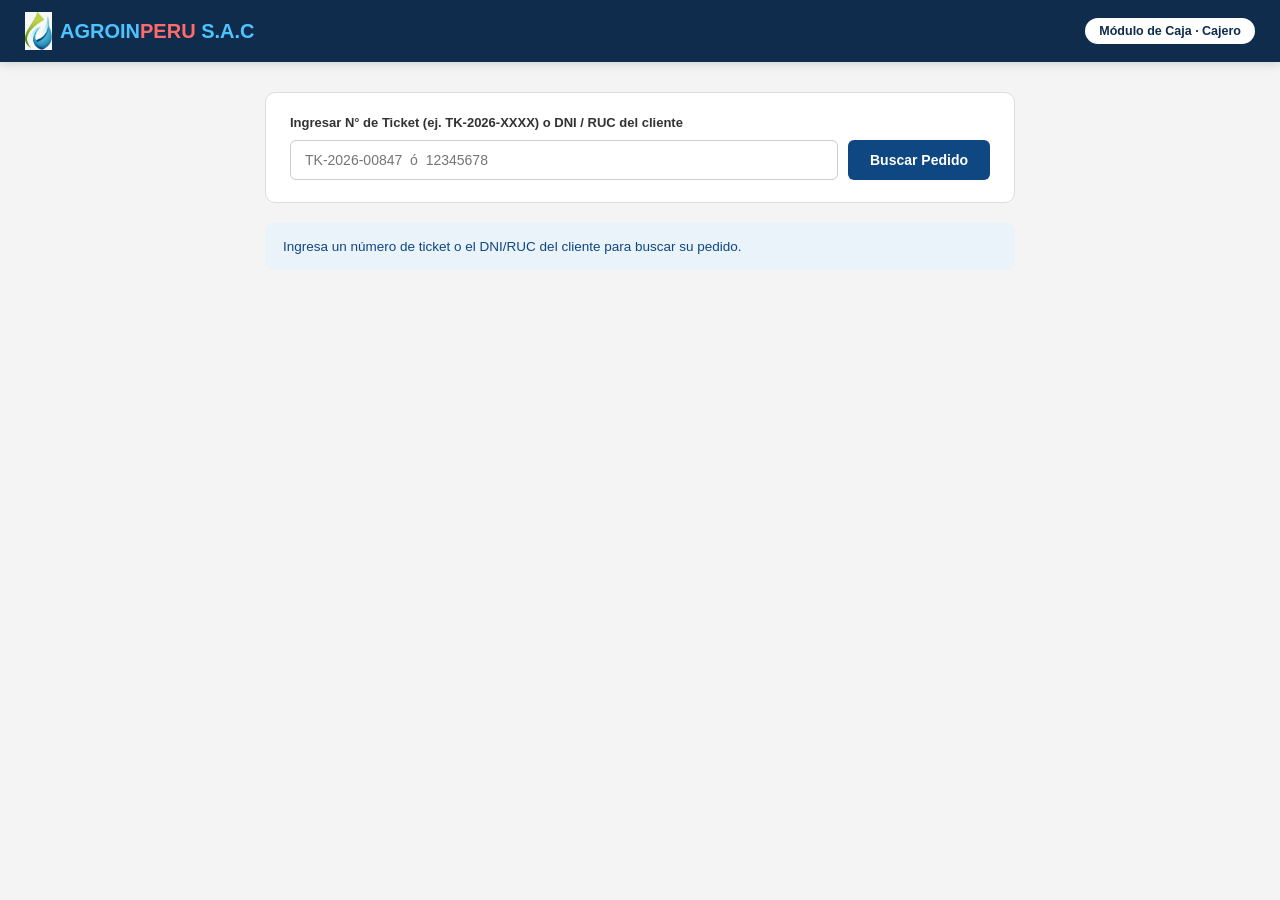
<file: caja.html>
<!DOCTYPE html>
<html lang="es">
<head>
    <meta charset="UTF-8">
    <meta name="viewport" content="width=device-width, initial-scale=1.0">
    <title>AGROINPERU - Módulo de Caja</title>
    <link rel="stylesheet" href="css/header.css">
    <link rel="stylesheet" href="css/caja.css">
</head>
<body>

    <!-- CABECERA DE STAFF — reutiliza el logo/marca, pero sin buscador de
         productos ni carrito: este módulo es para el Cajero, no el cliente -->
    <header class="navbar-caja">
        <div class="logo-container">
            <img src="img/logoagroperu.jpg" alt="Agroinperu" class="logo-drop">
            <span class="logo-text">
                <span class="text-blue">AGROIN</span><span class="text-red">PERU</span> <span class="text-blue">S.A.C</span>
            </span>
        </div>
        <span class="caja-role-badge">Módulo de Caja · Cajero</span>
    </header>

    <main class="caja-container">

        <!-- PANEL DE BÚSQUEDA (RF22) -->
        <section class="caja-search-panel">
            <label for="input-busqueda">Ingresar N° de Ticket (ej. TK-2026-XXXX) o DNI / RUC del cliente</label>
            <div class="caja-search-row">
                <input type="text" id="input-busqueda" placeholder="TK-2026-00847  ó  12345678" autocomplete="off">
                <button id="btn-buscar" class="btn-caja-primary">Buscar Pedido</button>
            </div>
        </section>

        <!-- Si el DNI/RUC coincide con varios pedidos, se listan para elegir -->
        <div id="resultados-multiples" class="resultados-multiples" style="display:none;"></div>

        <!-- Estado inicial -->
        <div id="estado-inicial" class="caja-mensaje caja-mensaje-neutro">
            Ingresa un número de ticket o el DNI/RUC del cliente para buscar su pedido.
        </div>

        <!-- Sin resultados -->
        <div id="ticket-no-encontrado" class="caja-mensaje caja-mensaje-alerta" style="display:none;">
            ⚠️ No se encontró ningún pedido con ese dato. Verifica el número de ticket o documento.
        </div>

        <!-- Tarjeta del pedido encontrado (se arma dinámicamente en caja.js) -->
        <div id="ticket-resultado" class="ticket-card-caja" style="display:none;"></div>

    </main>

    <!-- VOUCHER DE CONFIRMACIÓN DE COBRO -->
    <div id="voucher-overlay" class="voucher-overlay">
        <div class="voucher-box">
            <div class="voucher-check">✔</div>
            <h3>¡Pago completado con éxito!</h3>

            <div class="voucher-row"><span>N° de Ticket</span><strong id="v-id">—</strong></div>
            <div class="voucher-row voucher-row-total"><span>Total Pagado</span><strong id="v-total">S/ 0.00</strong></div>
            <div class="voucher-row"><span>Método</span><strong id="v-metodo">—</strong></div>
            <div class="voucher-row" id="v-fila-recibido"><span>Recibido</span><strong id="v-recibido">S/ 0.00</strong></div>
            <div class="voucher-row" id="v-fila-vuelto"><span>Vuelto</span><strong id="v-vuelto">S/ 0.00</strong></div>
            <div class="voucher-row" id="v-fila-operacion"><span>N° Operación</span><strong id="v-operacion">—</strong></div>

            <button id="btn-nuevo-cobro" class="btn-caja-primary btn-voucher-cerrar">Realizar nuevo cobro</button>
        </div>
    </div>

    <script src="js/caja.js"></script>
</body>
</html>
</file>
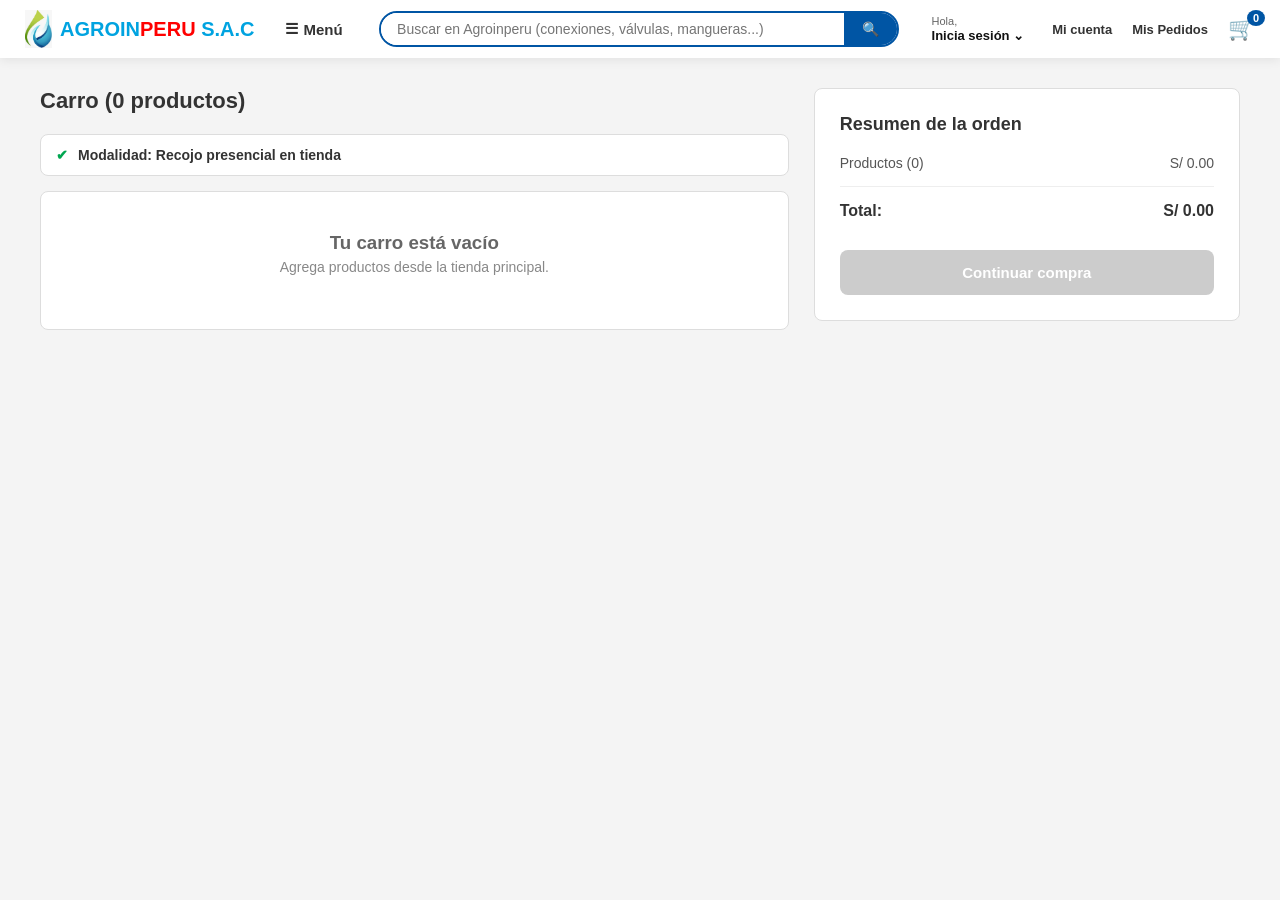
<file: carrito.html>
<!DOCTYPE html>
<html lang="es">
<head>
    <meta charset="UTF-8">
    <meta name="viewport" content="width=device-width, initial-scale=1.0">
    <title>AGROINPERU - Carro de Compras</title>
    <link rel="stylesheet" href="css/header.css">
    <link rel="stylesheet" href="css/carrito.css">
    <!-- header.css trae la MISMA cabecera que index.html y producto.html -->
</head>
<body>

    <!-- CABECERA — idéntica a index.html y producto.html -->
    <header class="navbar-tottus">
        <div class="header-left">
            <a href="index.html" class="logo-container">
                <img src="img/logoagroperu.jpg" alt="Agroinperu" class="logo-drop">
                <span class="logo-text">
                    <span class="text-blue">AGROIN</span><span class="text-red">PERU</span> <span class="text-blue">S.A.C</span>
                </span>
            </a>
            <button class="btn-menu-tottus" id="btn-main-menu">
                <span>☰</span> Menú
            </button>
        </div>

        <div class="header-search">
            <input type="text" placeholder="Buscar en Agroinperu (conexiones, válvulas, mangueras...)" id="header-search-input">
            <button type="button" class="btn-search" id="btn-header-search">🔍</button>
        </div>

        <div class="header-right">
            <div class="user-session-container">
                <div id="user-trigger" class="user-trigger">
                    <div class="user-text-box">
                        <span class="user-greeting-label">Hola,</span>
                        <span class="user-name-label" id="user-display-name">Inicia sesión ⌄</span>
                    </div>
                </div>

                <div id="user-dropdown-menu" class="user-dropdown-tottus">
                    <p id="dropdown-user-full">Cargando...</p>
                    <a href="#">Mi cuenta</a>
                    <a href="mis-pedidos.html">Mis Pedidos</a>
                    <button id="btn-logout-tottus" class="btn-logout-tottus">Cerrar Sesión</button>
                </div>
            </div>

            <a href="#" class="nav-extra-link">Mi cuenta</a>
            <a href="mis-pedidos.html" class="nav-extra-link">Mis Pedidos</a>

            <a href="#" class="cart-tottus">
                🛒 <span class="cart-badge" id="cart-counter">0</span>
            </a>
        </div>
    </header>

    <div id="menu-overlay" class="menu-overlay"></div>

    <div id="side-menu" class="side-menu">
        <div class="side-menu-header">
            <h2>Categorías</h2>
            <button id="btn-close-menu" class="btn-close-menu">✖</button>
        </div>

        <div class="side-menu-content">
            <label><input type="checkbox" checked> Conexiones HDPE</label>
            <label><input type="checkbox" checked> Válvulas y Portaválvulas</label>
            <label><input type="checkbox"> Aspersores</label>
            <label><input type="checkbox"> Mangueras</label>
        </div>
    </div>

    <!-- CONTENEDOR PRINCIPAL TIPO TOTTUS -->
    <main class="cart-container">
        
        <!-- COLUMNA IZQUIERDA (PRODUCTOS) -->
        <section class="cart-items-section">
            <h2>Carro (<span id="cart-title-qty">0</span> productos)</h2>
            <div class="pickup-badge">
                <span>✔</span> Modalidad: Recojo presencial en tienda
            </div>
            
            <div id="cart-list-container"></div>
        </section>

        <!-- COLUMNA DERECHA (RESUMEN DE PAGO) -->
        <section class="cart-summary-section">
            <h3>Resumen de la orden</h3>
            <div class="summary-row">
                <span>Productos (<span id="summary-qty">0</span>)</span>
                <span id="summary-subtotal">S/ 0.00</span>
            </div>
            <div class="summary-row summary-total">
                <span>Total:</span>
                <span id="summary-total">S/ 0.00</span>
            </div>
            <button class="btn-continue" id="btn-continue-checkout">Continuar compra</button>
        </section>

    </main>

    <script src="js/app.js"></script>
    <script>
        const cartListContainer = document.getElementById('cart-list-container');
        const summaryQty = document.getElementById('summary-qty');
        const cartTitleQty = document.getElementById('cart-title-qty');
        const summaryTotal = document.getElementById('summary-total');
        const summarySubtotal = document.getElementById('summary-subtotal');
        const btnContinue = document.getElementById('btn-continue-checkout');

        // DIBUJA LOS PRODUCTOS EN PANTALLA
        function renderizarCarritoPagina() {
            let carritoLocal = JSON.parse(localStorage.getItem('agro_carrito_obj')) || {};
            cartListContainer.innerHTML = '';
            
            let totalItems = 0;
            let totalPrice = 0;
            const entries = Object.entries(carritoLocal);

            if (entries.length === 0) {
                cartListContainer.innerHTML = `
                    <div style="background: white; padding: 40px; text-align: center; border-radius: 8px; border: 1px solid #ddd;">
                        <h3 style="color:#666; margin:0;">Tu carro está vacío</h3>
                        <p style="color:#888; font-size:14px; margin-top:5px;">Agrega productos desde la tienda principal.</p>
                    </div>`;
                btnContinue.disabled = true;
                btnContinue.style.background = '#ccc';
                btnContinue.style.cursor = 'not-allowed';
            } else {
                btnContinue.disabled = false;
                btnContinue.style.background = '#00c853';
                btnContinue.style.cursor = 'pointer';
                
                entries.forEach(([id, item]) => {
                    // Extrae las propiedades admitiendo español e inglés
                    let nombre = item.nombre || item.name || item.titulo || "Producto Agro";
                    let precio = parseFloat(item.precio || item.price || 0);
                    let cantidad = parseInt(item.cantidad || item.qty || 1);
                    let imagen = item.imagen || item.img || "img/logoagroperu.jpg";

                    totalItems += cantidad;
                    totalPrice += (precio * cantidad);

                    cartListContainer.innerHTML += `
                        <div class="cart-item">
                            <div class="cart-item-info">
                                <img src="${imagen}" alt="${nombre}" onerror="this.src='img/logoagroperu.jpg'"> 
                                <div class="cart-item-details">
                                    <span class="seller-tag">✔ Vendido por <strong>AGROINPERU</strong></span>
                                    <strong>${nombre}</strong>
                                </div>
                            </div>
                            
                            <div class="controls-wrapper">
                                <div class="item-price">S/ ${(precio * cantidad).toFixed(2)}</div>
                                
                                <div class="qty-controls">
                                    <button type="button" onclick="modificarCantidad('${id}', -1)">-</button>
                                    <span>${cantidad} UN</span>
                                    <button type="button" onclick="modificarCantidad('${id}', 1)">+</button>
                                </div>
                                
                                <button type="button" class="btn-delete" onclick="eliminarProducto('${id}')" title="Eliminar producto">🗑️</button>
                            </div>
                        </div>
                    `;
                });
            }

            // Actualiza montos y contadores
            cartTitleQty.textContent = totalItems;
            summaryQty.textContent = totalItems;
            summarySubtotal.textContent = `S/ ${totalPrice.toFixed(2)}`;
            summaryTotal.textContent = `S/ ${totalPrice.toFixed(2)}`;

            // El badge del header (🛒) lo actualiza app.js, así queda igual en toda la web
            if (typeof actualizarContadorCarrito === 'function') {
                actualizarContadorCarrito();
            }
        }

        // SUMA O RESTA CANTIDADES
        window.modificarCantidad = function(id, cambio) {
            let carritoLocal = JSON.parse(localStorage.getItem('agro_carrito_obj')) || {};
            if (carritoLocal[id]) {
                let cantidadActual = carritoLocal[id].cantidad !== undefined ? carritoLocal[id].cantidad : (carritoLocal[id].qty !== undefined ? carritoLocal[id].qty : 1);
                let nuevaCantidad = cantidadActual + cambio;

                if (nuevaCantidad <= 0) {
                    delete carritoLocal[id];
                } else {
                    if (carritoLocal[id].cantidad !== undefined) carritoLocal[id].cantidad = nuevaCantidad;
                    if (carritoLocal[id].qty !== undefined) carritoLocal[id].qty = nuevaCantidad;
                }

                localStorage.setItem('agro_carrito_obj', JSON.stringify(carritoLocal));
                renderizarCarritoPagina();
            }
        };

        // ELIMINA EL PRODUCTO COMPLETAMENTE
        window.eliminarProducto = function(id) {
            let carritoLocal = JSON.parse(localStorage.getItem('agro_carrito_obj')) || {};
            if (carritoLocal[id]) {
                delete carritoLocal[id];
                localStorage.setItem('agro_carrito_obj', JSON.stringify(carritoLocal));
                renderizarCarritoPagina();
            }
        };

        // CONTINUAR A LA ENTREGA / LOGIN
        btnContinue.addEventListener('click', () => {
            const usuarioLogueado = localStorage.getItem('usuario_agro');
            if (usuarioLogueado) {
                window.location.href = 'checkout.html'; 
            } else {
                alert("Para continuar con tu compra, necesitas iniciar sesión.");
                window.location.href = 'login.html';
            }
        });

        document.addEventListener('DOMContentLoaded', () => {
            renderizarCarritoPagina();
        });
    </script>
</body>
</html>
</file>
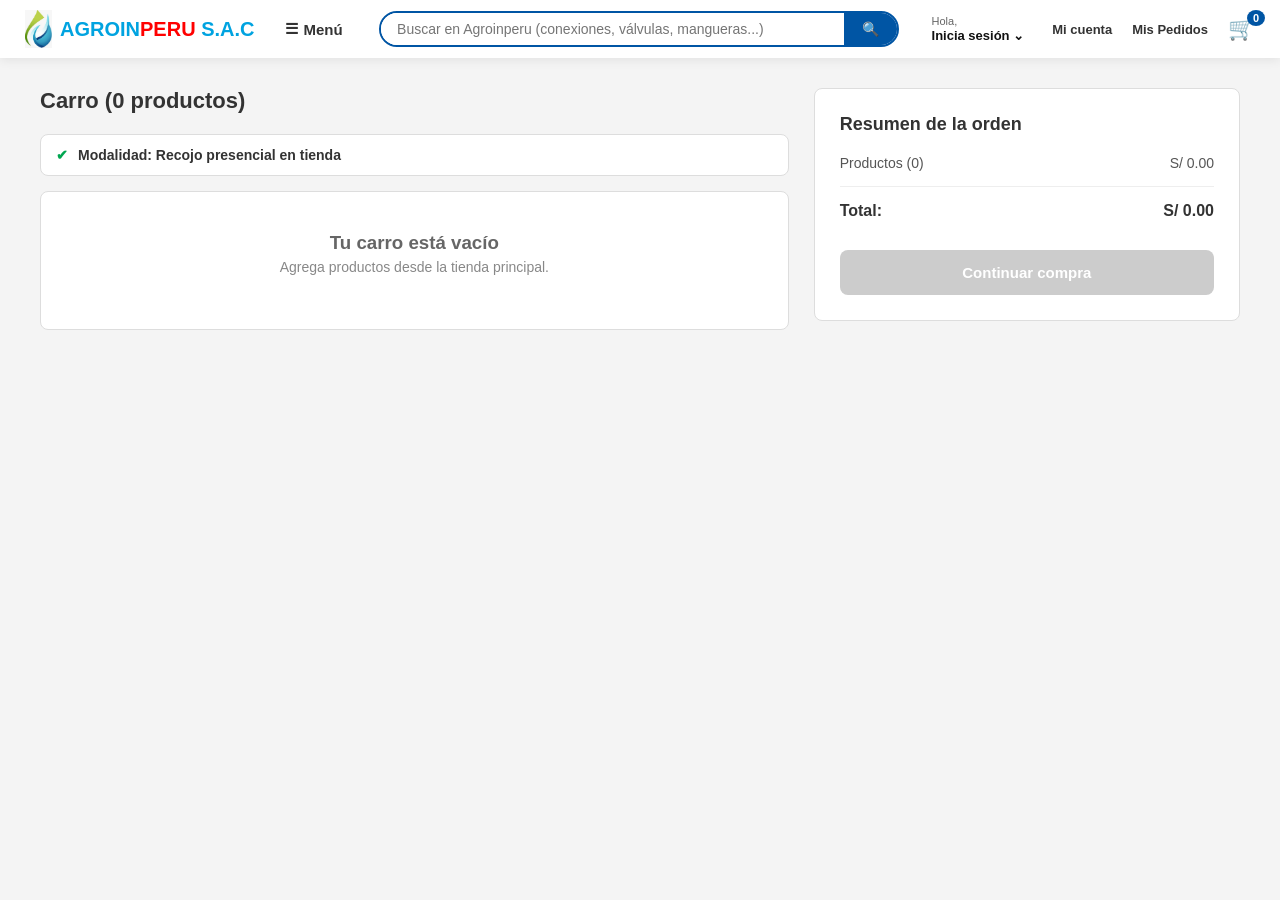
<file: checkout.html>
<!DOCTYPE html>
<html lang="es">
<head>
    <meta charset="UTF-8">
    <meta name="viewport" content="width=device-width, initial-scale=1.0">
    <title>AGROINPERU - Checkout</title>
    <link rel="stylesheet" href="css/header.css">
    <link rel="stylesheet" href="css/checkout.css">
</head>
<body>

    <!-- CABECERA — idéntica al resto del sitio -->
    <header class="navbar-tottus">
        <div class="header-left">
            <a href="index.html" class="logo-container">
                <img src="img/logoagroperu.jpg" alt="Agroinperu" class="logo-drop">
                <span class="logo-text">
                    <span class="text-blue">AGROIN</span><span class="text-red">PERU</span> <span class="text-blue">S.A.C</span>
                </span>
            </a>
            <button class="btn-menu-tottus" id="btn-main-menu">
                <span>☰</span> Menú
            </button>
        </div>

        <div class="header-search">
            <input type="text" placeholder="Buscar en Agroinperu (conexiones, válvulas, mangueras...)" id="header-search-input">
            <button type="button" class="btn-search" id="btn-header-search">🔍</button>
        </div>

        <div class="header-right">
            <div class="user-session-container">
                <div id="user-trigger" class="user-trigger">
                    <div class="user-text-box">
                        <span class="user-greeting-label">Hola,</span>
                        <span class="user-name-label" id="user-display-name">Inicia sesión ⌄</span>
                    </div>
                </div>
                <div id="user-dropdown-menu" class="user-dropdown-tottus">
                    <p id="dropdown-user-full">Cargando...</p>
                    <a href="#">Mi cuenta</a>
                    <a href="mis-pedidos.html">Mis Pedidos</a>
                    <button id="btn-logout-tottus" class="btn-logout-tottus">Cerrar Sesión</button>
                </div>
            </div>
            <a href="#" class="nav-extra-link">Mi cuenta</a>
            <a href="mis-pedidos.html" class="nav-extra-link">Mis Pedidos</a>
            <a href="carrito.html" class="cart-tottus">
                🛒 <span class="cart-badge" id="cart-counter">0</span>
            </a>
        </div>
    </header>

    <div id="menu-overlay" class="menu-overlay"></div>
    <div id="side-menu" class="side-menu">
        <div class="side-menu-header">
            <h2>Categorías</h2>
            <button id="btn-close-menu" class="btn-close-menu">✖</button>
        </div>
        <div class="side-menu-content">
            <label><input type="checkbox" checked> Conexiones HDPE</label>
            <label><input type="checkbox" checked> Válvulas y Portaválvulas</label>
            <label><input type="checkbox"> Aspersores</label>
            <label><input type="checkbox"> Mangueras</label>
        </div>
    </div>

    <!-- CONTENIDO DEL CHECKOUT -->
    <main class="checkout-container">

        <section class="checkout-form-section">
            <h2>Datos de facturación</h2>

            <div class="pickup-only-notice">
                🏪 <strong>Recojo y pago 100% presencial en tienda.</strong> No procesamos pagos en línea —
                estos datos son solo para emitir tu comprobante de pago.
            </div>

            <form id="form-checkout" novalidate>

                <!-- TIPO DE COMPROBANTE -->
                <div class="input-group">
                    <label>Tipo de comprobante</label>
                    <div class="comprobante-toggle">
                        <label class="comprobante-option">
                            <input type="radio" name="tipo-comprobante" value="boleta" id="opt-boleta" checked>
                            Boleta de Venta
                        </label>
                        <label class="comprobante-option">
                            <input type="radio" name="tipo-comprobante" value="factura" id="opt-factura">
                            Factura
                        </label>
                    </div>
                </div>

                <!-- CAMPO ÚNICO: cambia de etiqueta según Boleta/Factura -->
                <div class="input-group">
                    <label id="lbl-nombre-razon">Nombres y Apellidos completos</label>
                    <input type="text" id="chk-nombre-razon" placeholder="Ej. Juan Pérez Ramírez">
                    <span class="input-error" id="err-nombre-razon"></span>
                </div>

                <!-- SELECTOR ÚNICO: sus opciones cambian según Boleta/Factura -->
                <div class="input-row">
                    <div class="input-group">
                        <label>Tipo de documento</label>
                        <select id="chk-tipo-doc">
                            <option value="dni">DNI</option>
                            <option value="ce">Pasaporte / Carné de Extranjería</option>
                        </select>
                    </div>
                    <div class="input-group">
                        <label id="lbl-num-doc">N° de DNI</label>
                        <input type="text" id="chk-num-doc" placeholder="8 dígitos" maxlength="8" inputmode="numeric">
                        <span class="input-error" id="err-num-doc"></span>
                    </div>
                </div>

                <!-- CAMPOS COMUNES (sin dirección: todo es recojo presencial) -->
                <div class="input-row">
                    <div class="input-group">
                        <label>Correo electrónico</label>
                        <input type="email" id="chk-email" placeholder="correo@ejemplo.com">
                        <span class="campo-ayuda">El ticket y comprobante se vincularán automáticamente a este correo de tu cuenta.</span>
                        <span class="input-error" id="err-email"></span>
                    </div>
                    <div class="input-group">
                        <label>Teléfono de contacto</label>
                        <input type="tel" id="chk-telefono" placeholder="9XXXXXXXX" maxlength="9" inputmode="numeric">
                        <span class="input-error" id="err-telefono"></span>
                    </div>
                </div>

                <button type="submit" class="btn-confirm-order" id="btn-confirmar" disabled>Confirmar Compra</button>
            </form>
        </section>

        <section class="checkout-summary-section">
            <h3>Resumen del pedido</h3>
            <div id="checkout-items-list"></div>
            <div class="summary-row summary-total">
                <span>Total a pagar en caja</span>
                <span id="checkout-total">S/ 0.00</span>
            </div>
        </section>

    </main>

    <script src="js/app.js"></script>
    <script src="js/checkout.js"></script>
</body>
</html>
</file>
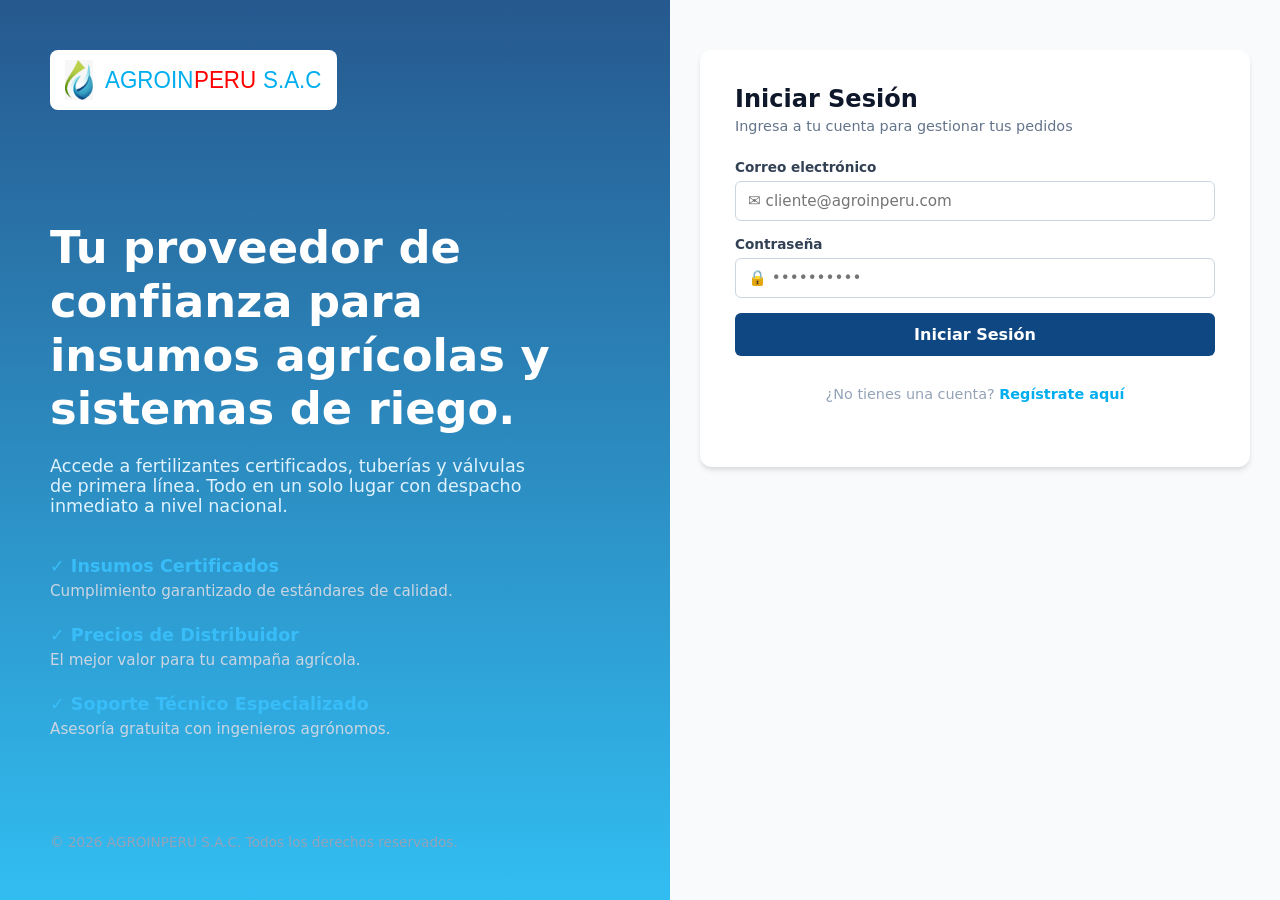
<file: login.html>
<!DOCTYPE html>
<html lang="es">
<head>
    <meta charset="UTF-8">
    <meta name="viewport" content="width=device-width, initial-scale=1.0">
    <title>AGROINPERU - Iniciar Sesión</title>
    <link rel="stylesheet" href="css/login.css">
</head>
<body>
    <main class="split-layout">
        <!-- Panel Izquierdo (Informativo) -->
        <section class="left-panel">
            <div class="logo">
                <img src="img/logoagroperu.jpg" alt="Icono" class="logo-icon">
                <div class="logo-text">
                    <span class="text-cyan">AGROIN</span><span class="text-red">PERU</span> <span class="text-cyan">S.A.C</span>
                </div>
            </div>
            
            <div class="hero-content">
                <h1>Tu proveedor de confianza para insumos agrícolas y sistemas de riego.</h1>
                <p>Accede a fertilizantes certificados, tuberías y válvulas de primera línea. Todo en un solo lugar con despacho inmediato a nivel nacional.</p>
                
                <ul class="features">
                    <li>
                        <strong>✓ Insumos Certificados</strong>
                        <span>Cumplimiento garantizado de estándares de calidad.</span>
                    </li>
                    <li>
                        <strong>✓ Precios de Distribuidor</strong>
                        <span>El mejor valor para tu campaña agrícola.</span>
                    </li>
                    <li>
                        <strong>✓ Soporte Técnico Especializado</strong>
                        <span>Asesoría gratuita con ingenieros agrónomos.</span>
                    </li>
                </ul>
            </div>
            
            <footer class="panel-footer">
                © 2026 AGROINPERU S.A.C. Todos los derechos reservados.
            </footer>
        </section>

        <!-- Panel Derecho (Formularios interactivos) -->
        <section class="right-panel">
            <div class="forms-container">
                
                <!-- SECCIÓN DE LOGIN -->
                <div class="form-card" id="login-section">
                    <h2>Iniciar Sesión</h2>
                    <p class="subtitle">Ingresa a tu cuenta para gestionar tus pedidos</p>
                    
                    <form id="loginForm">
                        <div class="input-group">
                            <label>Correo electrónico</label>
                            <input type="email" id="loginCorreo" name="email" placeholder="✉ cliente@agroinperu.com" autocomplete="email" required>
                        </div>
                        <div class="input-group">
                            <label>Contraseña</label>
                            <input type="password" id="loginPassword" name="password" placeholder="🔒 ••••••••••" autocomplete="current-password" required>
                        </div>
                        <button type="submit" id="btnLogin" class="btn-primary">Iniciar Sesión</button>
                    </form>
                    
                    <div class="divider">
                        ¿No tienes una cuenta? <a href="registro.html" style="color: #00AEEF; font-weight: bold; text-decoration: none;">Regístrate aquí</a>
                    </div>
                </div>

            </div>
        </section>
    </main>

    <script>
        document.getElementById('loginForm').addEventListener('submit', function(e) {
            e.preventDefault();
            const email = document.getElementById('loginCorreo').value;
            const pass = document.getElementById('loginPassword').value;

            let users = JSON.parse(localStorage.getItem('agro_users')) || [];
            const user = users.find(u => u.email === email && u.pass === pass);

            if (user) {
                localStorage.setItem('usuario_agro', user.name);

                const partesNombre = (user.name || '').trim().split(' ');
                localStorage.setItem('agro_sesion_usuario', JSON.stringify({
                    Nombre: user.nombre || partesNombre[0] || '',
                    Apellidos: user.apellidos || partesNombre[1] || '',
                    Correo: user.email
                }));

                window.location.href = 'index.html';
            } else {
                alert('Correo o contraseña incorrectos.');
            }
        });
    </script>

    <script src="js/app.js"></script>
</body>
</html>
</file>
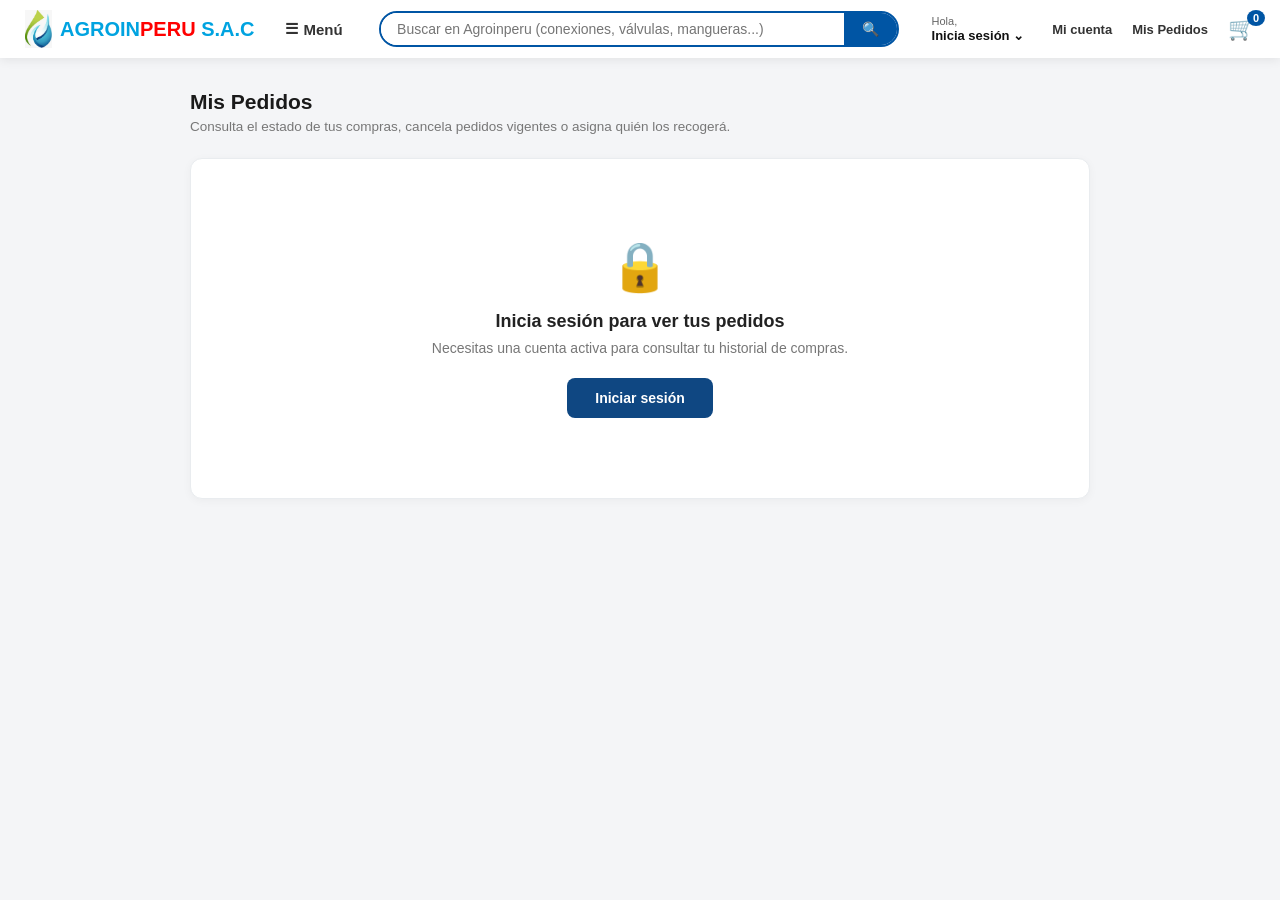
<file: mis-pedidos.html>
<!DOCTYPE html>
<html lang="es">
<head>
    <meta charset="UTF-8">
    <meta name="viewport" content="width=device-width, initial-scale=1.0">
    <title>AGROINPERU - Mis Pedidos</title>
    <link rel="stylesheet" href="css/header.css">
    <link rel="stylesheet" href="css/mis-pedidos.css">
</head>
<body>

    <header class="navbar-tottus">
        <div class="header-left">
            <a href="index.html" class="logo-container">
                <img src="img/logoagroperu.jpg" alt="Agroinperu" class="logo-drop">
                <span class="logo-text">
                    <span class="text-blue">AGROIN</span><span class="text-red">PERU</span> <span class="text-blue">S.A.C</span>
                </span>
            </a>
            <button class="btn-menu-tottus" id="btn-main-menu">
                <span>☰</span> Menú
            </button>
        </div>

        <div class="header-search">
            <input type="text" placeholder="Buscar en Agroinperu (conexiones, válvulas, mangueras...)" id="header-search-input">
            <button type="button" class="btn-search" id="btn-header-search">🔍</button>
        </div>

        <div class="header-right">
            <div class="user-session-container">
                <div id="user-trigger" class="user-trigger">
                    <div class="user-text-box">
                        <span class="user-greeting-label">Hola,</span>
                        <span class="user-name-label" id="user-display-name">Inicia sesión ⌄</span>
                    </div>
                </div>
                <div id="user-dropdown-menu" class="user-dropdown-tottus">
                    <p id="dropdown-user-full">Cargando...</p>
                    <a href="#">Mi cuenta</a>
                    <a href="mis-pedidos.html">Mis Pedidos</a>
                    <button id="btn-logout-tottus" class="btn-logout-tottus">Cerrar Sesión</button>
                </div>
            </div>
            <a href="#" class="nav-extra-link">Mi cuenta</a>
            <a href="mis-pedidos.html" class="nav-extra-link">Mis Pedidos</a>
            <a href="carrito.html" class="cart-tottus">
                🛒 <span class="cart-badge" id="cart-counter">0</span>
            </a>
        </div>
    </header>

    <div id="menu-overlay" class="menu-overlay"></div>
    <div id="side-menu" class="side-menu">
        <div class="side-menu-header">
            <h2>Categorías</h2>
            <button id="btn-close-menu" class="btn-close-menu">✖</button>
        </div>
        <div class="side-menu-content">
            <label><input type="checkbox" checked> Conexiones HDPE</label>
            <label><input type="checkbox" checked> Válvulas y Portaválvulas</label>
            <label><input type="checkbox"> Aspersores</label>
            <label><input type="checkbox"> Mangueras</label>
        </div>
    </div>

    <main class="pedidos-container">
        <div class="pedidos-toolbar">
            <h2>Mis Pedidos</h2>
            <p class="pedidos-subtitle">Consulta el estado de tus compras, cancela pedidos vigentes o asigna quién los recogerá.</p>
        </div>

        <div id="estado-sin-sesion" class="pedidos-estado-vacio" style="display:none;">
            <div class="pedidos-estado-icono">🔒</div>
            <h3>Inicia sesión para ver tus pedidos</h3>
            <p>Necesitas una cuenta activa para consultar tu historial de compras.</p>
            <a href="login.html" class="btn-estado-principal">Iniciar sesión</a>
        </div>

        <div id="estado-sin-pedidos" class="pedidos-estado-vacio" style="display:none;">
            <div class="pedidos-estado-icono">📦</div>
            <h3>Aún no tienes pedidos registrados</h3>
            <p>Cuando realices tu primera compra, aparecerá aquí.</p>
            <a href="index.html" class="btn-estado-secundario">Ir a la tienda</a>
        </div>

        <div id="lista-pedidos" class="lista-pedidos" style="display:none;"></div>
    </main>

    <div id="modal-overlay" class="modal-overlay">
        <div class="modal-box">
            <h3>Persona autorizada para el recojo</h3>
            <p class="modal-note">Esta persona podrá recoger el pedido en tu lugar presentando su DNI.</p>

            <div class="input-group">
                <label>Nombres y Apellidos</label>
                <input type="text" id="modal-nombre">
                <span class="input-error" id="modal-err-nombre"></span>
            </div>
            <div class="input-group">
                <label>DNI</label>
                <input type="text" id="modal-dni" maxlength="8" inputmode="numeric">
                <span class="campo-ayuda">8 dígitos</span>
                <span class="input-error" id="modal-err-dni"></span>
            </div>

            <div class="modal-actions">
                <button id="modal-btn-quitar" class="btn-modal btn-modal-danger" style="display:none;">Quitar autorización</button>
                <div class="modal-actions-right">
                    <button id="modal-btn-cancelar" class="btn-modal btn-modal-secondary">Cancelar</button>
                    <button id="modal-btn-guardar" class="btn-modal btn-modal-primary">Guardar</button>
                </div>
            </div>
        </div>
    </div>

    <script src="js/app.js"></script>
    <script src="js/mis-pedidos.js"></script>
</body>
</html>
</file>
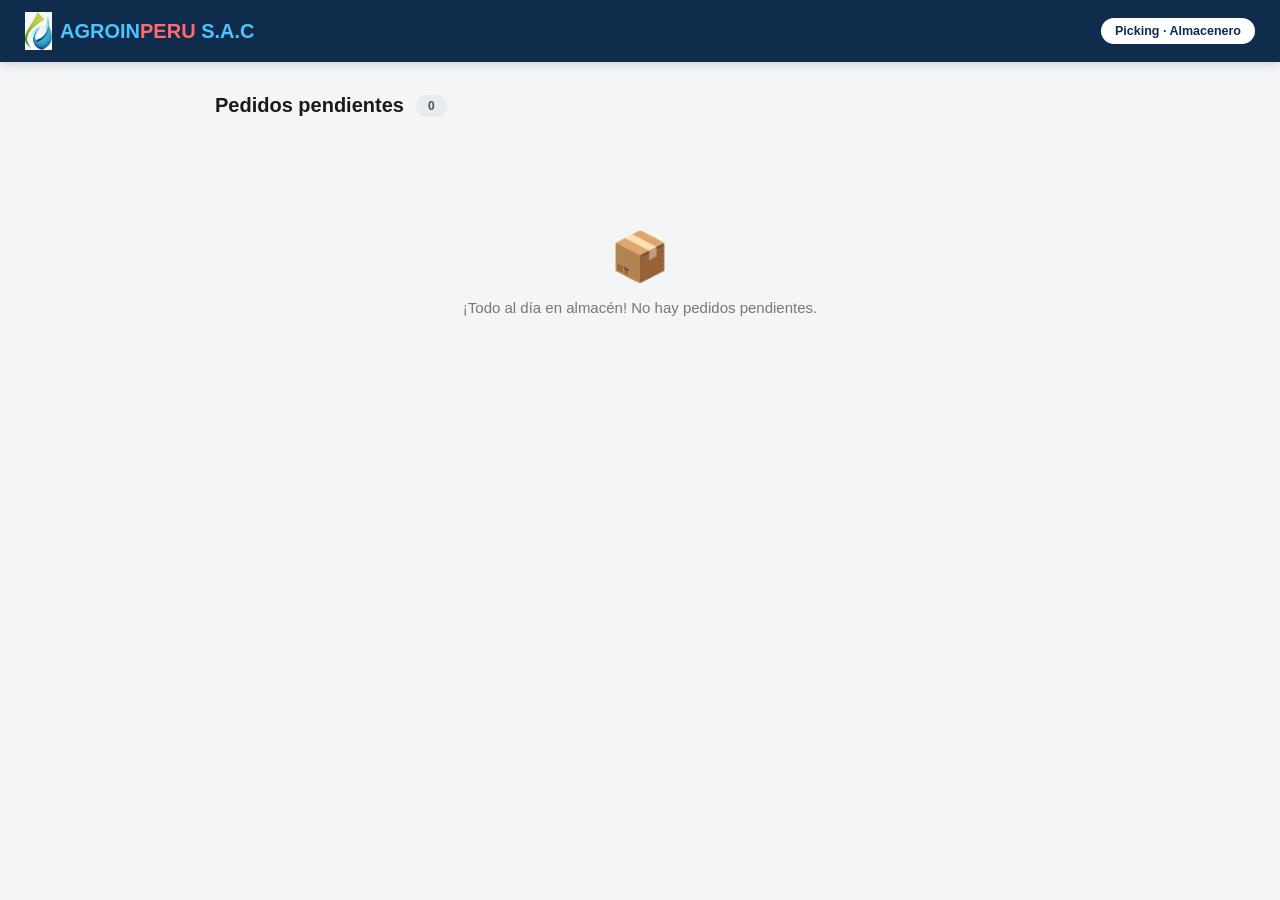
<file: picking.html>
<!DOCTYPE html>
<html lang="es">
<head>
    <meta charset="UTF-8">
    <meta name="viewport" content="width=device-width, initial-scale=1.0">
    <title>AGROINPERU - Picking</title>
    <link rel="stylesheet" href="css/header.css">
    <link rel="stylesheet" href="css/picking.css">
</head>
<body>

    <header class="navbar-caja">
        <div class="logo-container">
            <img src="img/logoagroperu.jpg" alt="Agroinperu" class="logo-drop">
            <span class="logo-text">
                <span class="text-blue">AGROIN</span><span class="text-red">PERU</span> <span class="text-blue">S.A.C</span>
            </span>
        </div>
        <span class="caja-role-badge">Picking · Almacenero</span>
    </header>

    <main class="wms-container">
        <div class="wms-toolbar">
            <h2>Pedidos pendientes</h2>
            <span class="wms-contador" id="wms-contador">0</span>
        </div>

        <div id="lista-picking" class="wms-lista"></div>

        <div id="wms-empty-state" class="wms-empty-state" style="display:none;">
            <div class="wms-empty-icon">📦</div>
            <p>¡Todo al día en almacén! No hay pedidos pendientes.</p>
        </div>
    </main>

    <div id="toast-container" class="toast-container"></div>

    <script src="js/picking.js"></script>
</body>
</html>
</file>
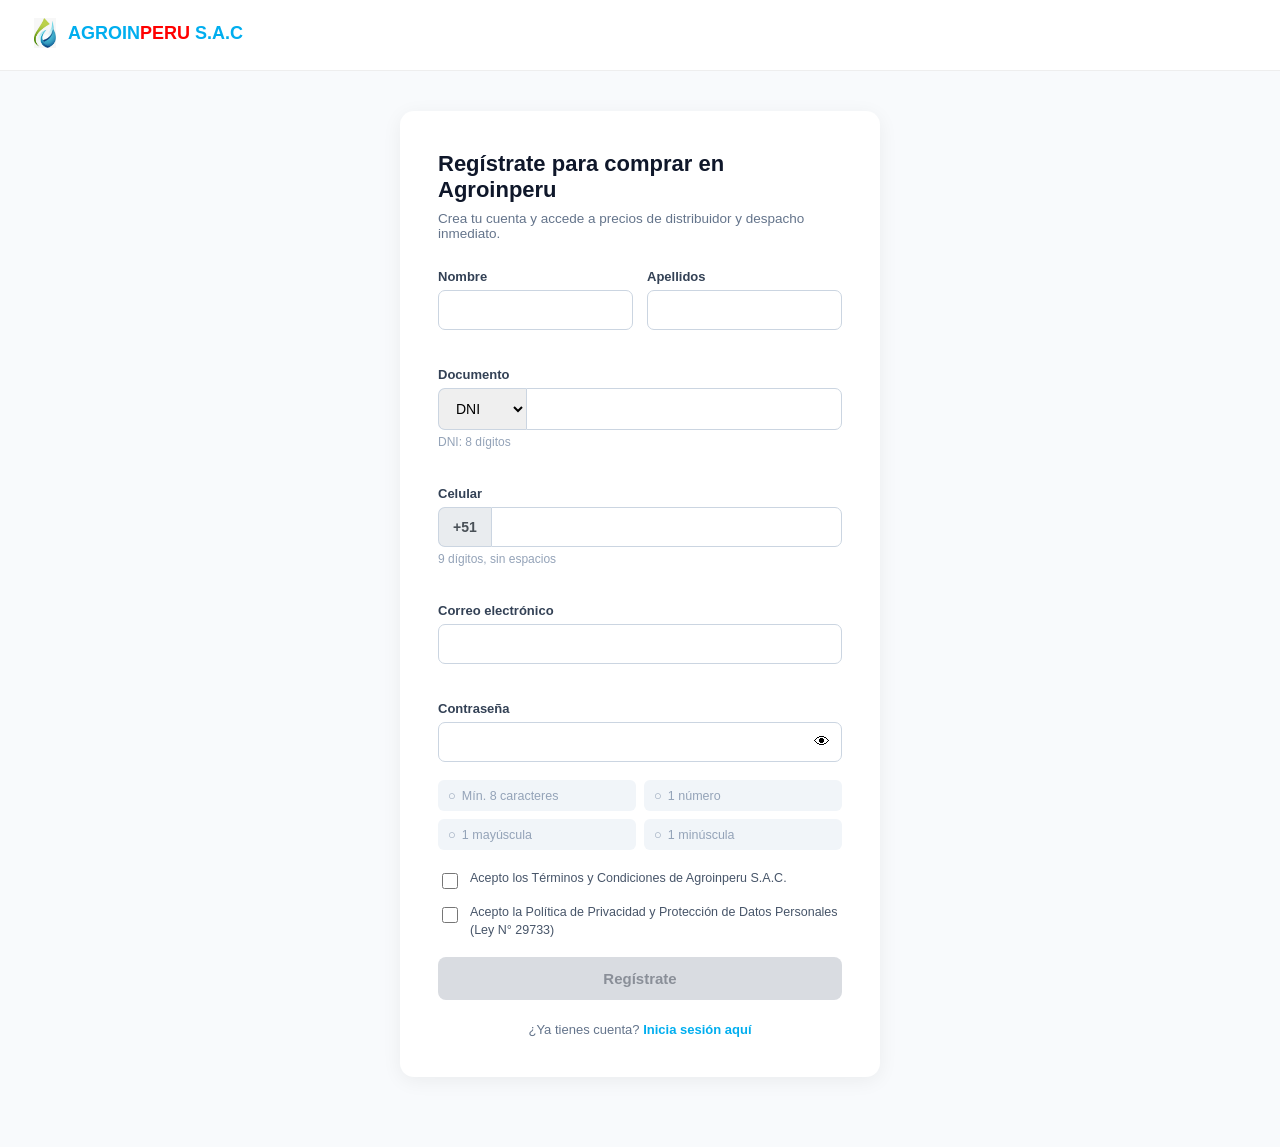
<file: registro.html>
<!DOCTYPE html>
<html lang="es">
<head>
    <meta charset="UTF-8">
    <meta name="viewport" content="width=device-width, initial-scale=1.0">
    <title>AGROINPERU - Regístrate</title>
    <link rel="stylesheet" href="css/registro.css">
</head>
<body>

    <div class="registro-topbar">
        <a href="index.html" class="registro-logo">
            <img src="img/logoagroperu.jpg" alt="Agroinperu" class="registro-logo-img">
            <span class="registro-logo-text">
                <span class="text-cyan">AGROIN</span><span class="text-red">PERU</span> <span class="text-cyan">S.A.C</span>
            </span>
        </a>
    </div>

    <main class="registro-wrap">
        <div class="registro-card">
            <h1>Regístrate para comprar en Agroinperu</h1>
            <p class="registro-subtitulo">Crea tu cuenta y accede a precios de distribuidor y despacho inmediato.</p>

            <div class="campo-fila">
                <div class="campo">
                    <label for="reg-nombre">Nombre</label>
                    <input type="text" id="reg-nombre" name="nombre" autocomplete="off" form="form-registro">
                    <span class="campo-error" id="err-nombre"></span>
                </div>
                <div class="campo">
                    <label for="reg-apellidos">Apellidos</label>
                    <input type="text" id="reg-apellidos" name="apellidos" autocomplete="off" form="form-registro">
                    <span class="campo-error" id="err-apellidos"></span>
                </div>
            </div>

            <div class="campo">
                <label for="reg-doc-numero">Documento</label>
                <div class="input-combinado">
                    <select id="reg-doc-tipo" name="tipoDocumento" autocomplete="off" form="form-registro">
                        <option value="DNI">DNI</option>
                        <option value="CE">CE</option>
                    </select>
                    <input type="text" id="reg-doc-numero" name="numeroDocumento" maxlength="12" inputmode="numeric" autocomplete="off" form="form-registro">
                </div>
                <span class="campo-ayuda" id="ayuda-doc">DNI: 8 dígitos</span>
                <span class="campo-error" id="err-doc"></span>
            </div>

            <div class="campo">
                <label for="reg-celular">Celular</label>
                <div class="input-combinado">
                    <span class="prefijo-fijo">+51</span>
                    <input type="text" id="reg-celular" name="celular" maxlength="9" inputmode="numeric" autocomplete="off" form="form-registro">
                </div>
                <span class="campo-ayuda">9 dígitos, sin espacios</span>
                <span class="campo-error" id="err-celular"></span>
            </div>

            <form id="form-registro" novalidate>
                <div class="campo">
                    <label for="reg-correo">Correo electrónico</label>
                    <input type="email" id="reg-correo" name="email" autocomplete="email" required>
                    <span class="campo-error" id="err-correo"></span>
                </div>

                <div class="campo">
                    <label for="reg-password">Contraseña</label>
                    <div class="input-con-icono">
                        <input type="password" id="reg-password" name="password" autocomplete="new-password" required>
                        <button type="button" class="btn-ojo" id="btn-toggle-password">👁</button>
                    </div>
                </div>

                <div class="matriz-seguridad">
                    <div class="req-item" id="req-longitud"><span class="req-check">○</span> Mín. 8 caracteres</div>
                    <div class="req-item" id="req-numero"><span class="req-check">○</span> 1 número</div>
                    <div class="req-item" id="req-mayuscula"><span class="req-check">○</span> 1 mayúscula</div>
                    <div class="req-item" id="req-minuscula"><span class="req-check">○</span> 1 minúscula</div>
                </div>

                <div class="campo-checkbox">
                    <input type="checkbox" id="chk-terminos">
                    <label for="chk-terminos">Acepto los Términos y Condiciones de Agroinperu S.A.C.</label>
                </div>
                <div class="campo-checkbox">
                    <input type="checkbox" id="chk-privacidad">
                    <label for="chk-privacidad">Acepto la Política de Privacidad y Protección de Datos Personales (Ley N° 29733)</label>
                </div>

                <button type="submit" class="btn-registrar" id="btn-registrar" disabled>Regístrate</button>
            </form>

            <div class="registro-login-link">
                ¿Ya tienes cuenta? <a href="login.html">Inicia sesión aquí</a>
            </div>
        </div>
    </main>

    <script src="js/registro.js"></script>
</body>
</html>
</file>
<file: css/header.css>
/* ==========================================
   HEADER.CSS — Cabecera única compartida
   Enlazar en: index.html, carrito.html, producto.html, ticket.html
   (login.html NO la usa a propósito: no debe tener buscador)
========================================== */

/* Blindaje: el header y el menú lateral deben verse IGUAL en toda
   página, sin depender de si esa página trae su propio reset
   global (* { box-sizing / font-family: ... }).
   OJO: font-family va aquí, en el selector "* " (cada descendiente),
   no solo en .navbar-tottus. Un valor HEREDADO siempre pierde contra
   cualquier regla que apunte directo al elemento — aunque sea tan
   genérica como un simple "*" — así que ponerlo solo en el padre
   no alcanza para bloquear el "*" de otra página. */
.navbar-tottus,
.navbar-tottus *,
.side-menu,
.side-menu *,
.menu-overlay {
    box-sizing: border-box;
    font-family: Arial, sans-serif;
}

.navbar-tottus {
    width: 100%;
    display: flex;
    align-items: center;
    justify-content: space-between;
    background-color: #ffffff;
    padding: 10px 25px;
    box-shadow: 0 2px 10px rgba(0,0,0,0.08);
    position: sticky;
    top: 0;
    z-index: 1000;
    flex-wrap: nowrap;
    gap: 15px;
}

.header-left {
    display: flex;
    align-items: center;
    gap: 18px;
    flex-shrink: 0;
}

.logo-container {
    display: flex;
    align-items: center;
    gap: 8px;
    text-decoration: none;
    flex-shrink: 0;
}

.logo-drop {
    height: 38px;
    width: auto;
    max-width: 38px;
    object-fit: contain;
    display: block;
    flex-shrink: 0;
}

.logo-text {
    font-size: 20px;
    font-weight: 900;
    font-family: Arial, sans-serif;
    white-space: nowrap;
}

.text-blue { color: #00A3E0; }
.text-red { color: #FF0000; }

.btn-menu-tottus {
    background: transparent;
    border: none;
    font-size: 15px;
    font-weight: bold;
    color: #333;
    cursor: pointer;
    display: flex;
    align-items: center;
    gap: 6px;
    padding: 8px 12px;
    border-radius: 6px;
    white-space: nowrap;
}

.btn-menu-tottus:hover {
    background-color: #f4f4f4;
}

/* Buscador central: única sección que se encoge/crece */
.header-search {
    flex: 1 1 auto;
    min-width: 0;
    max-width: 520px;
    display: flex;
    align-items: center;
    border: 2px solid #0055A4;
    border-radius: 25px;
    overflow: hidden;
    background: #fff;
}

.header-search input {
    width: 100%;
    min-width: 0;
    border: none;
    padding: 8px 16px;
    font-size: 14px;
    outline: none;
}

.header-search .btn-search {
    flex-shrink: 0;
    background-color: #0055A4;
    border: none;
    color: white;
    padding: 8px 18px;
    cursor: pointer;
    font-size: 14px;
}

.header-search .btn-search:hover {
    background-color: #003f7a;
}

.header-right {
    display: flex;
    align-items: center;
    gap: 20px;
    flex-shrink: 0;
}

.user-session-container {
    position: relative;
}

.user-trigger {
    cursor: pointer;
    user-select: none;
    padding: 4px 8px;
    border-radius: 6px;
}

.user-trigger:hover {
    background-color: #f4f4f4;
}

.user-text-box {
    display: flex;
    flex-direction: column;
    line-height: 1.2;
}

.user-greeting-label {
    font-size: 11px;
    color: #666;
}

.user-name-label {
    font-size: 13px;
    font-weight: bold;
    color: #111;
    white-space: nowrap;
}

.user-dropdown-tottus {
    display: none;
    position: absolute;
    top: 45px;
    right: 0;
    background: #ffffff;
    box-shadow: 0 4px 15px rgba(0,0,0,0.15);
    border-radius: 8px;
    padding: 15px;
    min-width: 180px;
    z-index: 1100;
    flex-direction: column;
    gap: 10px;
}

.user-dropdown-tottus.active {
    display: flex;
}

.user-dropdown-tottus p {
    margin: 0;
    font-size: 13px;
    color: #333;
    font-weight: bold;
    border-bottom: 1px solid #eee;
    padding-bottom: 8px;
}

.user-dropdown-tottus a {
    text-decoration: none;
    color: #0055A4;
    font-size: 13px;
}

.btn-logout-tottus {
    background-color: #EA4335;
    color: white;
    border: none;
    padding: 8px;
    border-radius: 6px;
    cursor: pointer;
    font-weight: bold;
    font-size: 12px;
}

.btn-logout-tottus:hover {
    background-color: #c5221f;
}

.nav-extra-link {
    text-decoration: none;
    color: #333;
    font-size: 13px;
    font-weight: bold;
    white-space: nowrap;
}

.cart-tottus {
    position: relative;
    font-size: 22px;
    text-decoration: none;
    color: #333;
}

.cart-badge {
    position: absolute;
    top: -6px;
    right: -10px;
    background-color: #0055A4;
    color: white;
    font-size: 11px;
    font-weight: bold;
    border-radius: 50%;
    padding: 2px 6px;
}

/* ==========================================
   MENÚ LATERAL (OFF-CANVAS) — compartido
========================================== */
.side-menu {
    position: fixed;
    top: 0;
    left: -320px;
    width: 300px;
    height: 100vh;
    background-color: #ffffff;
    font-family: Arial, sans-serif;
    box-shadow: 4px 0 15px rgba(0,0,0,0.2);
    z-index: 2000;
    transition: left 0.3s ease-in-out;
    padding: 25px 20px;
    overflow-y: auto;
}

.side-menu.active {
    left: 0;
}

.menu-overlay {
    position: fixed;
    top: 0;
    left: 0;
    width: 100vw;
    height: 100vh;
    background-color: rgba(0,0,0,0.5);
    z-index: 1500;
    opacity: 0;
    pointer-events: none;
    transition: opacity 0.3s ease;
}

.menu-overlay.active {
    opacity: 1;
    pointer-events: all;
}

.side-menu-header {
    display: flex;
    justify-content: space-between;
    align-items: center;
    border-bottom: 2px solid #f0f0f0;
    padding-bottom: 15px;
    margin-bottom: 20px;
}

.side-menu-header h2 {
    font-size: 18px;
    color: #0055A4;
    margin: 0;
}

.btn-close-menu {
    background: none;
    border: none;
    font-size: 20px;
    color: #888;
    cursor: pointer;
    transition: color 0.2s;
}

.btn-close-menu:hover {
    color: #EA4335;
}

.side-menu-content label {
    display: flex;
    align-items: center;
    gap: 10px;
    margin-bottom: 15px;
    font-size: 15px;
    color: #333;
    cursor: pointer;
}

/* ==========================================
   RESPONSIVE
========================================== */
@media (max-width: 900px) {
    .navbar-tottus {
        flex-wrap: wrap;
        height: auto;
    }
    .header-search {
        order: 3;
        max-width: 100%;
        flex-basis: 100%;
    }
}
</file>
<file: css/caja.css>
/* ==========================================
   ESTILOS DEL MÓDULO DE CAJA
========================================== */
body {
    font-family: Arial, sans-serif;
    background-color: #f4f4f4;
    margin: 0;
    padding: 0;
}

/* --- Header de staff (distinto al del cliente: sin buscador ni carrito) --- */
.navbar-caja {
    width: 100%;
    box-sizing: border-box;
    display: flex;
    align-items: center;
    justify-content: space-between;
    background: #0F2C4C;
    padding: 12px 25px;
    box-shadow: 0 2px 10px rgba(0,0,0,0.15);
}

.navbar-caja .logo-text .text-blue { color: #4DC3FF; }
.navbar-caja .logo-text .text-red  { color: #FF6B6B; }

.caja-role-badge {
    background: #ffffff;
    color: #0F2C4C;
    font-size: 12.5px;
    font-weight: bold;
    padding: 6px 14px;
    border-radius: 20px;
}

/* --- Contenedor general --- */
.caja-container {
    max-width: 750px;
    margin: 30px auto 60px auto;
    padding: 0 20px;
}

/* --- Panel de búsqueda --- */
.caja-search-panel {
    background: white;
    border-radius: 10px;
    border: 1px solid #ddd;
    padding: 22px 24px;
    margin-bottom: 20px;
}

.caja-search-panel label {
    display: block;
    font-size: 13px;
    font-weight: bold;
    color: #333;
    margin-bottom: 10px;
}

.caja-search-row {
    display: flex;
    gap: 10px;
}

.caja-search-row input {
    flex: 1;
    min-width: 0;
    box-sizing: border-box;
    padding: 11px 14px;
    border: 1px solid #ccc;
    border-radius: 6px;
    font-size: 14px;
    outline: none;
}

.caja-search-row input:focus {
    border-color: #0F4782;
}

.btn-caja-primary {
    flex-shrink: 0;
    background: #0F4782;
    color: white;
    border: none;
    padding: 0 22px;
    border-radius: 6px;
    font-size: 14px;
    font-weight: bold;
    cursor: pointer;
}

.btn-caja-primary:hover {
    background: #0b335e;
}

/* --- Mensajes de estado --- */
.caja-mensaje {
    padding: 16px 18px;
    border-radius: 8px;
    font-size: 13.5px;
    margin-bottom: 20px;
}

.caja-mensaje-neutro {
    background: #EAF2FA;
    color: #0F4782;
}

.caja-mensaje-alerta {
    background: #FDEAEA;
    color: #C5221F;
}

/* --- Resultados múltiples (varios tickets con el mismo DNI/RUC) --- */
.resultados-multiples {
    background: white;
    border: 1px solid #ddd;
    border-radius: 10px;
    padding: 16px 20px;
    margin-bottom: 20px;
}

.resultados-multiples h4 {
    margin: 0 0 10px 0;
    font-size: 14px;
    color: #333;
}

.resultado-item {
    display: flex;
    justify-content: space-between;
    align-items: center;
    padding: 10px 0;
    border-bottom: 1px solid #f0f0f0;
    font-size: 13.5px;
}

.resultado-item:last-child { border-bottom: none; }

.resultado-item button {
    background: #EAF2FA;
    color: #0F4782;
    border: none;
    padding: 6px 14px;
    border-radius: 6px;
    font-size: 12.5px;
    font-weight: bold;
    cursor: pointer;
}

.resultado-item button:hover { background: #d7e7f7; }

/* --- Tarjeta del pedido --- */
.ticket-card-caja {
    background: white;
    border-radius: 10px;
    border: 1px solid #ddd;
    padding: 26px 28px;
}

.caja-card-header {
    display: flex;
    justify-content: space-between;
    align-items: flex-start;
    flex-wrap: wrap;
    gap: 10px;
    border-bottom: 2px solid #f0f0f0;
    padding-bottom: 16px;
    margin-bottom: 18px;
}

.caja-card-header .ticket-id {
    font-size: 17px;
    font-weight: bold;
    color: #0F4782;
}

.caja-card-header .ticket-fecha {
    font-size: 12.5px;
    color: #888;
    margin-top: 3px;
}

.estado-badge {
    display: inline-block;
    font-size: 11px;
    font-weight: bold;
    padding: 5px 12px;
    border-radius: 20px;
    white-space: nowrap;
}

.estado-VIGENTE   { background: #E8F5E9; color: #1B7A1F; }
.estado-PAGADO    { background: #E3F2FD; color: #0D47A1; }
.estado-CANCELADO { background: #FDEAEA; color: #C5221F; }
.estado-EXPIRADO  { background: #F5F5F5; color: #9E9E9E; }
.estado-LISTO_PARA_RECOJO { background: #FFF3E0; color: #E65100; }
.estado-ENTREGADO { background: #ECEFF1; color: #37474F; }

/* --- Bloques de datos --- */
.caja-datos-grid {
    display: grid;
    grid-template-columns: 1fr 1fr;
    gap: 12px 20px;
    margin-bottom: 18px;
}

.caja-dato-item span {
    display: block;
    font-size: 11px;
    color: #888;
    text-transform: uppercase;
    margin-bottom: 3px;
}

.caja-dato-item strong {
    font-size: 14px;
    color: #222;
}

.caja-persona-autorizada {
    background: #F4F7FA;
    border-radius: 8px;
    padding: 12px 15px;
    font-size: 13px;
    color: #444;
    margin-bottom: 18px;
}

.caja-persona-autorizada strong { color: #0F4782; }

/* --- Tabla de productos --- */
.caja-tabla {
    width: 100%;
    border-collapse: collapse;
    margin-bottom: 18px;
    font-size: 13.5px;
}

.caja-tabla thead th {
    text-align: left;
    background: #F4F7FA;
    color: #555;
    padding: 9px 10px;
    font-size: 11px;
    text-transform: uppercase;
}

.caja-tabla thead th:not(:first-child),
.caja-tabla tbody td:not(:first-child) {
    text-align: right;
}

.caja-tabla tbody td {
    padding: 9px 10px;
    border-bottom: 1px solid #f0f0f0;
    color: #333;
}

/* --- Total a cobrar --- */
.caja-total-block {
    background: #E8F5E9;
    border-radius: 8px;
    padding: 14px 18px;
    display: flex;
    justify-content: space-between;
    align-items: center;
    margin-bottom: 22px;
}

.caja-total-block span {
    font-size: 13px;
    font-weight: bold;
    color: #1B7A1F;
}

.caja-total-block strong {
    font-size: 20px;
    color: #1B7A1F;
}

/* --- Sección de cobro --- */
.caja-cobro-section {
    border-top: 1px dashed #ddd;
    padding-top: 18px;
}

.caja-cobro-section h4 {
    margin: 0 0 12px 0;
    font-size: 14px;
    color: #333;
}

.metodo-pago-opciones {
    display: flex;
    gap: 12px;
    flex-wrap: wrap;
    margin-bottom: 18px;
}

.metodo-pago-opcion {
    flex: 1;
    min-width: 140px;
    display: flex;
    align-items: center;
    gap: 8px;
    border: 1px solid #ccc;
    border-radius: 6px;
    padding: 10px 12px;
    font-size: 13.5px;
    cursor: pointer;
}

.metodo-pago-opcion:has(input:checked) {
    border-color: #0F4782;
    background: #EAF2FA;
    font-weight: bold;
}

.btn-procesar-pago {
    width: 100%;
    background: #00c853;
    color: white;
    border: none;
    padding: 14px;
    font-size: 15px;
    font-weight: bold;
    border-radius: 8px;
    cursor: pointer;
}

.btn-procesar-pago:hover:not(:disabled) { background: #00a650; }

.btn-procesar-pago:disabled {
    background: #ccc;
    cursor: not-allowed;
}

@media (max-width: 600px) {
    .caja-datos-grid { grid-template-columns: 1fr; }
    .metodo-pago-opciones { flex-direction: column; }
}

/* --- Campos dinámicos según método de pago --- */
.campos-metodo {
    background: #F9FAFB;
    border-radius: 8px;
    padding: 14px 16px;
    margin-bottom: 16px;
}

.campos-metodo .input-group {
    margin-bottom: 12px;
}

.campos-metodo .input-group:last-child {
    margin-bottom: 0;
}

.campos-metodo label {
    display: block;
    font-size: 12.5px;
    font-weight: bold;
    color: #333;
    margin-bottom: 5px;
}

.campos-metodo input {
    width: 100%;
    box-sizing: border-box;
    padding: 9px 12px;
    border: 1px solid #ccc;
    border-radius: 6px;
    font-size: 14px;
    font-family: Arial, sans-serif;
}

.campos-metodo input:focus { border-color: #0F4782; outline: none; }

.campos-metodo input[readonly] {
    background: #EFEFEF;
    font-weight: bold;
    color: #0F4782;
}

.input-error {
    display: block;
    color: #E30613;
    font-size: 12.5px;
    margin-top: 6px;
}

/* --- Voucher de confirmación de cobro --- */
.voucher-overlay {
    display: none;
    position: fixed;
    top: 0; left: 0;
    width: 100%; height: 100%;
    background: rgba(0,0,0,0.5);
    z-index: 4000;
    align-items: center;
    justify-content: center;
}

.voucher-overlay.active {
    display: flex;
}

.voucher-box {
    background: white;
    border-radius: 12px;
    padding: 30px 28px;
    max-width: 340px;
    width: 90%;
    text-align: center;
}

.voucher-check {
    width: 54px;
    height: 54px;
    line-height: 54px;
    margin: 0 auto 12px auto;
    background: #00c853;
    color: white;
    font-size: 26px;
    border-radius: 50%;
}

.voucher-box h3 {
    margin: 0 0 20px 0;
    font-size: 16px;
    color: #333;
}

.voucher-row {
    display: flex;
    justify-content: space-between;
    text-align: left;
    padding: 8px 0;
    border-bottom: 1px solid #f0f0f0;
    font-size: 13.5px;
    color: #444;
}

.voucher-row-total strong {
    color: #1B7A1F;
    font-size: 17px;
}

.btn-voucher-cerrar {
    width: 100%;
    margin-top: 20px;
}
</file>
<file: css/carrito.css>
/* ==========================================
   ESTILOS GENERALES DE LA PÁGINA CARRITO
   (El header vive ahora en header.css, compartido por
   todas las páginas — no dupliques esas reglas aquí)
========================================== */
body {
    font-family: Arial, sans-serif;
    background-color: #f4f4f4;
    margin: 0;
    padding: 0;
}

/* ==========================================
   ESTRUCTURA DEL CARRITO (TOTTUS)
========================================== */
.cart-container {
    display: flex;
    gap: 25px;
    max-width: 1200px;
    margin: 30px auto 50px auto;
    padding: 0 20px;
    align-items: flex-start;
}

.cart-items-section {
    flex: 2;
}
.cart-items-section h2 {
    font-size: 22px;
    margin-top: 0;
    margin-bottom: 20px;
    color: #333;
}

.pickup-badge {
    background: #ffffff;
    color: #333;
    padding: 12px 15px;
    border-radius: 8px;
    font-weight: bold;
    margin-bottom: 15px;
    border: 1px solid #ddd;
    display: flex;
    align-items: center;
    gap: 10px;
    font-size: 14px;
}
.pickup-badge span { color: #00a650; }

/* Tarjetas de Producto */
.cart-item {
    background: white;
    border-radius: 8px;
    padding: 18px 20px;
    margin-bottom: 15px;
    display: flex;
    align-items: center;
    justify-content: space-between;
    border: 1px solid #ddd;
}
.cart-item-info {
    display: flex;
    align-items: center;
    gap: 15px;
    flex: 1;
}
.cart-item-info img {
    width: 55px;
    height: 55px;
    object-fit: contain;
}
.cart-item-details strong {
    display: block;
    font-size: 14px;
    color: #333;
    margin-top: 3px;
}
.seller-tag {
    font-size: 12px;
    color: #555;
}

/* Botones de incremento / decremento / borrar */
.controls-wrapper {
    display: flex;
    align-items: center;
    gap: 20px;
}
.item-price {
    font-weight: bold;
    font-size: 15px;
    color: #333;
    width: 85px;
    text-align: right;
}
.qty-controls {
    display: flex;
    align-items: center;
    border: 1px solid #ccc;
    border-radius: 20px;
    background: white;
    padding: 2px 4px;
}
.qty-controls button {
    background: #0F4782;
    color: white;
    border: none;
    width: 26px;
    height: 26px;
    border-radius: 50%;
    cursor: pointer;
    font-size: 16px;
    font-weight: bold;
    display: flex;
    align-items: center;
    justify-content: center;
}
.qty-controls button:hover {
    background: #00AEEF;
}
.qty-controls span {
    padding: 0 12px;
    font-size: 13px;
    font-weight: bold;
    color: #333;
}
.btn-delete {
    background: none;
    border: none;
    color: #888;
    cursor: pointer;
    font-size: 18px;
    transition: 0.2s;
}
.btn-delete:hover { color: #E30613; }

/* Resumen Lateral */
.cart-summary-section {
    flex: 1;
    background: white;
    padding: 25px;
    border-radius: 8px;
    border: 1px solid #ddd;
    position: sticky;
    top: 20px;
}
.cart-summary-section h3 {
    margin-top: 0;
    font-size: 18px;
    margin-bottom: 20px;
    color: #333;
}
.summary-row {
    display: flex;
    justify-content: space-between;
    margin-bottom: 15px;
    color: #555;
    font-size: 14px;
}
.summary-total {
    font-size: 16px;
    font-weight: bold;
    color: #333;
    border-top: 1px solid #eee;
    padding-top: 15px;
    margin-top: 5px;
}
.btn-continue {
    width: 100%;
    background: #00c853;
    color: white;
    border: none;
    padding: 14px;
    font-size: 15px;
    font-weight: bold;
    border-radius: 8px;
    cursor: pointer;
    margin-top: 15px;
}
.btn-continue:hover {
    background: #00a650;
}
</file>
<file: css/checkout.css>
/* ==========================================
   ESTILOS PROPIOS DE CHECKOUT
   (El header vive en header.css, no lo dupliques aquí)
========================================== */
body {
    font-family: Arial, sans-serif;
    background-color: #f4f4f4;
    margin: 0;
    padding: 0;
}

.checkout-container {
    display: flex;
    gap: 25px;
    max-width: 1050px;
    margin: 30px auto 50px auto;
    padding: 0 20px;
    align-items: flex-start;
    flex-wrap: wrap;
}

.checkout-form-section {
    flex: 2;
    min-width: 300px;
    background: white;
    padding: 25px 30px;
    border-radius: 8px;
    border: 1px solid #ddd;
}

.checkout-form-section h2 {
    margin-top: 0;
    color: #333;
    font-size: 20px;
}

.pickup-only-notice {
    background: #E8F5E9;
    border: 1px solid #B7E1B9;
    color: #256029;
    padding: 12px 15px;
    border-radius: 8px;
    font-size: 13.5px;
    margin-bottom: 25px;
}

/* Selector Boleta / Factura */
.comprobante-toggle {
    display: flex;
    gap: 15px;
}

.comprobante-option {
    flex: 1;
    display: flex;
    align-items: center;
    gap: 8px;
    border: 1px solid #ccc;
    border-radius: 6px;
    padding: 10px 12px;
    font-size: 14px;
    font-weight: normal;
    cursor: pointer;
}

.comprobante-option:has(input:checked) {
    border-color: #0F4782;
    background: #EAF2FA;
    font-weight: bold;
}

.input-row {
    display: flex;
    gap: 15px;
}

.input-row .input-group {
    flex: 1;
    min-width: 0;
}

.input-group {
    margin-bottom: 18px;
}

.input-group label {
    display: block;
    font-size: 13px;
    font-weight: bold;
    color: #333;
    margin-bottom: 6px;
}

.input-group input,
.input-group select {
    width: 100%;
    box-sizing: border-box;
    padding: 10px 12px;
    border: 1px solid #ccc;
    border-radius: 6px;
    font-size: 14px;
    outline: none;
    font-family: Arial, sans-serif;
}

.input-group input:focus,
.input-group select:focus {
    border-color: #0F4782;
}

.input-group input.input-invalid {
    border-color: #E30613;
    background: #FFF5F5;
}

.input-error {
    display: block;
    color: #E30613;
    font-size: 12px;
    margin-top: 4px;
    min-height: 14px;
}

.campo-ayuda {
    display: block;
    font-size: 11.5px;
    color: #94A3B8;
    margin-top: 5px;
}

.campo-bloqueado {
    background-color: #EFEFEF;
    color: #6B7280;
    cursor: not-allowed;
}

.btn-confirm-order {
    width: 100%;
    background: #00c853;
    color: white;
    border: none;
    padding: 14px;
    font-size: 15px;
    font-weight: bold;
    border-radius: 8px;
    cursor: pointer;
    margin-top: 5px;
    transition: background 0.2s, opacity 0.2s;
}

.btn-confirm-order:hover:not(:disabled) {
    background: #00a650;
}

.btn-confirm-order:disabled {
    background: #ccc;
    cursor: not-allowed;
}

.checkout-summary-section {
    flex: 1;
    min-width: 260px;
    background: white;
    padding: 25px;
    border-radius: 8px;
    border: 1px solid #ddd;
    position: sticky;
    top: 20px;
}

.checkout-summary-section h3 {
    margin-top: 0;
    font-size: 18px;
    color: #333;
}

.summary-row {
    display: flex;
    justify-content: space-between;
    margin-bottom: 12px;
    color: #555;
    font-size: 14px;
}

.summary-total {
    font-size: 16px;
    font-weight: bold;
    color: #333;
    border-top: 1px solid #eee;
    padding-top: 15px;
    margin-top: 5px;
}

@media (max-width: 600px) {
    .input-row { flex-direction: column; gap: 0; }
    .comprobante-toggle { flex-direction: column; }
}
</file>
<file: css/login.css>
/* --- Base --- */
* {
    margin: 0;
    padding: 0;
    box-sizing: border-box;
    font-family: 'Segoe UI', system-ui, sans-serif;
}

body {
    background-color: #F8FAFC;
    color: #1E293B;
}

/* --- Layout Dividido --- */
.split-layout {
    display: flex;
    min-height: 100vh;
}

/* --- Panel Izquierdo (Hero) --- */
.left-panel {
    flex: 1;
    background: linear-gradient(rgba(15, 71, 130, 0.9), rgba(0, 174, 239, 0.8)), url('https://images.unsplash.com/photo-1625246333195-78d9c38ad449?auto=format&fit=crop&w=1200&q=80') center/cover;
    color: white;
    padding: 50px;
    display: flex;
    flex-direction: column;
    justify-content: space-between;
}

/* Logo (Copiado de tus estilos pero con texto blanco para contrastar el fondo oscuro, excepto el rojo) */
.logo { display: flex; align-items: center; gap: 12px; background: white; padding: 10px 15px; border-radius: 8px; width: fit-content; }
.logo-icon { height: 40px; width: auto; }
.logo-text { font-size: 1.4rem; line-height: 1; }
.text-cyan { color: #00AEEF; font-family: Impact, 'Arial Black', sans-serif; transform: scaleY(1.1); display: inline-block; }
.text-red { color: #FF0000; font-family: Impact, 'Arial Black', sans-serif; transform: scaleY(1.1); display: inline-block; }

.hero-content {
    max-width: 500px;
    margin-top: 40px;
}

.hero-content h1 {
    font-size: 2.8rem;
    line-height: 1.2;
    margin-bottom: 20px;
}

.hero-content p {
    font-size: 1.1rem;
    color: #E0F2FE;
    margin-bottom: 40px;
}

.features {
    list-style: none;
}

.features li {
    margin-bottom: 25px;
}

.features strong {
    display: block;
    font-size: 1.1rem;
    color: #38BDF8; /* Un cian más claro para contrastar sobre azul oscuro */
    margin-bottom: 5px;
}

.features span {
    font-size: 0.95rem;
    color: #CBD5E1;
}

.panel-footer {
    font-size: 0.85rem;
    color: #94A3B8;
}

/* --- Panel Derecho (Formularios) --- */
.right-panel {
    flex: 1;
    display: flex;
    flex-direction: column;
    align-items: center;
    padding: 50px 20px;
    overflow-y: auto;
    background-color: #F8FAFC;
}

.forms-container {
    width: 100%;
    max-width: 550px;
}

.form-card {
    background: white;
    padding: 35px;
    border-radius: 12px;
    box-shadow: 0 4px 6px -1px rgba(0, 0, 0, 0.1), 0 2px 4px -1px rgba(0, 0, 0, 0.06);
    margin-bottom: 25px;
}

.form-card h2 {
    font-size: 1.5rem;
    color: #0F172A;
    margin-bottom: 5px;
}

.subtitle {
    color: #64748B;
    font-size: 0.9rem;
    margin-bottom: 25px;
}

.input-group {
    margin-bottom: 15px;
    width: 100%;
}

.input-group label {
    display: block;
    font-size: 0.85rem;
    font-weight: 600;
    color: #334155;
    margin-bottom: 6px;
}

.input-group input {
    width: 100%;
    padding: 10px 12px;
    border: 1px solid #CBD5E1;
    border-radius: 6px;
    outline: none;
    font-size: 0.95rem;
    transition: border-color 0.2s;
}

.input-group input:focus {
    border-color: #00AEEF;
}

.form-options {
    display: flex;
    justify-content: space-between;
    align-items: center;
    font-size: 0.85rem;
    margin-bottom: 20px;
}

.form-options .remember {
    color: #475569;
}

.form-options .forgot-link {
    color: #00AEEF;
    text-decoration: none;
    font-weight: 600;
}

.form-row {
    display: flex;
    gap: 15px;
}

/* Botones con colores corporativos */
.btn-primary {
    width: 100%;
    padding: 12px;
    background-color: #0F4782; /* Azul oscuro AGROINPERU */
    color: white;
    border: none;
    border-radius: 6px;
    font-size: 1rem;
    font-weight: 600;
    cursor: pointer;
    transition: background 0.2s;
}

.btn-primary:hover {
    background-color: #0B335E;
}

.btn-secondary {
    width: 100%;
    padding: 12px;
    background-color: #00AEEF; /* Cian AGROINPERU */
    color: white;
    border: none;
    border-radius: 6px;
    font-size: 1rem;
    font-weight: 600;
    cursor: pointer;
    margin-top: 10px;
    transition: background 0.2s;
}

.btn-secondary:hover {
    background-color: #008CBE;
}

.divider {
    text-align: center;
    color: #94A3B8;
    font-size: 0.9rem;
    margin: 30px 0;
}

/* Responsive básico para pantallas más pequeñas */
@media (max-width: 900px) {
    .split-layout {
        flex-direction: column;
    }
    .left-panel, .right-panel {
        flex: none;
        width: 100%;
    }
    .form-row {
        flex-direction: column;
        gap: 0;
    }
}

.hidden {
    display: none !important;
}
</file>
<file: css/mis-pedidos.css>
body {
    font-family: Arial, sans-serif;
    background-color: #f4f5f7;
    margin: 0;
    padding: 0;
}

.pedidos-container {
    max-width: 900px;
    margin: 32px auto 60px auto;
    padding: 0 20px;
}

.pedidos-toolbar {
    margin-bottom: 24px;
}

.pedidos-toolbar h2 {
    margin: 0 0 5px 0;
    font-size: 21px;
    color: #1a1a1a;
}

.pedidos-subtitle {
    color: #777;
    font-size: 13.5px;
    margin: 0;
}

.pedidos-estado-vacio {
    text-align: center;
    background: white;
    border: 1px solid #e9ecef;
    border-radius: 12px;
    padding: 80px 30px;
    box-shadow: 0 2px 10px rgba(0,0,0,0.04);
}

.pedidos-estado-icono {
    font-size: 48px;
    margin-bottom: 16px;
}

.pedidos-estado-vacio h3 {
    margin: 0 0 8px 0;
    font-size: 18px;
    color: #222;
}

.pedidos-estado-vacio p {
    margin: 0 0 22px 0;
    font-size: 14px;
    color: #777;
}

.btn-estado-principal {
    display: inline-block;
    background: #0F4782;
    color: white;
    text-decoration: none;
    font-weight: bold;
    font-size: 14px;
    padding: 12px 28px;
    border-radius: 8px;
    transition: all 0.2s ease;
}

.btn-estado-principal:hover {
    background: #0b335e;
}

.btn-estado-principal:active {
    transform: scale(0.97);
}

.btn-estado-secundario {
    display: inline-block;
    background: #EAF2FA;
    color: #0F4782;
    text-decoration: none;
    font-weight: bold;
    font-size: 14px;
    padding: 12px 28px;
    border-radius: 8px;
    transition: all 0.2s ease;
}

.btn-estado-secundario:hover {
    background: #d7e7f7;
}

.btn-estado-secundario:active {
    transform: scale(0.97);
}

.lista-pedidos {
    display: flex;
    flex-direction: column;
    gap: 18px;
}

.pedido-card {
    background: white;
    border-radius: 12px;
    border: 1px solid #e9ecef;
    box-shadow: 0 2px 10px rgba(0,0,0,0.05);
    padding: 24px 26px;
}

.pedido-card-top {
    display: flex;
    justify-content: space-between;
    align-items: flex-start;
    flex-wrap: wrap;
    gap: 12px;
    margin-bottom: 16px;
    padding-bottom: 16px;
    border-bottom: 1px solid #f0f0f0;
}

.pedido-id {
    font-size: 16px;
    font-weight: bold;
    color: #0F4782;
}

.pedido-fecha {
    font-size: 12.5px;
    color: #888;
    margin-top: 3px;
}

.pedido-total {
    font-size: 17px;
    font-weight: bold;
    color: #222;
    text-align: right;
    margin-top: 6px;
}

.estado-badge {
    display: inline-block;
    font-size: 11px;
    font-weight: bold;
    padding: 5px 13px;
    border-radius: 20px;
    letter-spacing: 0.3px;
    white-space: nowrap;
}

.estado-VIGENTE   { background: #FEF7E0; color: #8A6D00; }
.estado-PAGADO    { background: #E3F2FD; color: #0D47A1; }
.estado-LISTO_PARA_RECOJO { background: #FFF3E0; color: #E65100; }
.estado-ENTREGADO { background: #ECEFF1; color: #37474F; }
.estado-CANCELADO { background: #FDEAEA; color: #C5221F; }
.estado-EXPIRADO  { background: #F5F5F5; color: #9E9E9E; }

.pedido-persona-autorizada {
    background: #F4F7FA;
    border-radius: 8px;
    padding: 10px 14px;
    font-size: 12.5px;
    color: #444;
    margin-bottom: 16px;
}

.pedido-persona-autorizada strong {
    color: #0F4782;
}

.pedido-actions {
    display: flex;
    gap: 10px;
    flex-wrap: wrap;
}

.btn-pedido {
    padding: 9px 16px;
    border-radius: 7px;
    font-size: 12.5px;
    font-weight: bold;
    cursor: pointer;
    border: none;
    text-decoration: none;
    display: inline-block;
    transition: all 0.2s ease;
}

.btn-pedido:active {
    transform: scale(0.97);
}

.btn-pedido-primary { background: #0F4782; color: white; }
.btn-pedido-primary:hover { background: #0b335e; }

.btn-pedido-secondary { background: #EAF2FA; color: #0F4782; }
.btn-pedido-secondary:hover { background: #d7e7f7; }

.btn-pedido-danger { background: #FDEAEA; color: #C5221F; }
.btn-pedido-danger:hover { background: #f8d5d5; }

.modal-overlay {
    display: none;
    position: fixed;
    top: 0; left: 0;
    width: 100%; height: 100%;
    background: rgba(0,0,0,0.45);
    z-index: 3000;
    align-items: center;
    justify-content: center;
}

.modal-overlay.active {
    display: flex;
}

.modal-box {
    background: white;
    border-radius: 12px;
    padding: 28px 26px;
    max-width: 380px;
    width: 90%;
}

.modal-box h3 {
    margin: 0 0 6px 0;
    font-size: 17px;
    color: #333;
}

.modal-note {
    font-size: 12.5px;
    color: #888;
    margin: 0 0 18px 0;
}

.input-group {
    margin-bottom: 15px;
}

.input-group label {
    display: block;
    font-size: 13px;
    font-weight: bold;
    color: #333;
    margin-bottom: 6px;
}

.input-group input {
    width: 100%;
    box-sizing: border-box;
    padding: 9px 12px;
    border: 1px solid #ccc;
    border-radius: 6px;
    font-size: 14px;
    outline: none;
    font-family: Arial, sans-serif;
}

.input-group input:focus { border-color: #0F4782; }

.campo-ayuda {
    display: block;
    font-size: 12px;
    color: #94A3B8;
    margin-top: 4px;
}

.input-error {
    display: block;
    color: #E30613;
    font-size: 12px;
    margin-top: 4px;
    min-height: 14px;
}

.modal-actions {
    display: flex;
    justify-content: space-between;
    align-items: center;
    margin-top: 10px;
    gap: 10px;
    flex-wrap: wrap;
}

.modal-actions-right {
    display: flex;
    gap: 10px;
    margin-left: auto;
}

.btn-modal {
    padding: 9px 16px;
    border-radius: 6px;
    font-size: 13px;
    font-weight: bold;
    cursor: pointer;
    border: none;
    transition: all 0.2s ease;
}

.btn-modal:active {
    transform: scale(0.97);
}

.btn-modal-primary { background: #00c853; color: white; }
.btn-modal-primary:hover { background: #00a650; }

.btn-modal-secondary { background: #eee; color: #333; }
.btn-modal-secondary:hover { background: #ddd; }

.btn-modal-danger { background: none; color: #E30613; padding-left: 0; }
.btn-modal-danger:hover { text-decoration: underline; }

@media (max-width: 600px) {
    .pedido-card-top {
        flex-direction: column;
    }
    .pedido-total {
        text-align: left;
    }
}
</file>
<file: css/picking.css>
body {
    font-family: Arial, sans-serif;
    background-color: #f4f5f7;
    margin: 0;
    padding: 0;
}

.navbar-caja {
    width: 100%;
    box-sizing: border-box;
    display: flex;
    align-items: center;
    justify-content: space-between;
    background: #0F2C4C;
    padding: 12px 25px;
    box-shadow: 0 2px 10px rgba(0,0,0,0.15);
}

.navbar-caja .logo-text .text-blue { color: #4DC3FF; }
.navbar-caja .logo-text .text-red  { color: #FF6B6B; }

.caja-role-badge {
    background: #ffffff;
    color: #0F2C4C;
    font-size: 12.5px;
    font-weight: bold;
    padding: 6px 14px;
    border-radius: 20px;
    white-space: nowrap;
}

.wms-container {
    max-width: 850px;
    margin: 32px auto 60px auto;
    padding: 0 20px;
}

.wms-toolbar {
    display: flex;
    align-items: center;
    gap: 12px;
    margin-bottom: 22px;
}

.wms-toolbar h2 {
    margin: 0;
    font-size: 20px;
    color: #1a1a1a;
}

.wms-contador {
    background: #E9ECEF;
    color: #495057;
    font-size: 12px;
    font-weight: bold;
    padding: 4px 12px;
    border-radius: 14px;
}

.wms-lista {
    display: flex;
    flex-direction: column;
    gap: 18px;
}

.wms-card {
    background: #ffffff;
    border: 1px solid #e9ecef;
    border-radius: 12px;
    box-shadow: 0 2px 10px rgba(0,0,0,0.05);
    overflow: hidden;
    transition: opacity 0.35s ease, transform 0.35s ease, max-height 0.35s ease;
}

.wms-card.saliendo {
    opacity: 0;
    transform: scale(0.97) translateY(-6px);
}

.wms-card-header {
    background: #F8F9FA;
    border-bottom: 1px solid #eee;
    padding: 16px 22px;
    display: flex;
    align-items: center;
    flex-wrap: wrap;
    gap: 10px 14px;
}

.wms-ticket-id {
    font-size: 16px;
    font-weight: bold;
    color: #0F4782;
}

.wms-separador {
    color: #ccc;
}

.wms-fecha {
    font-size: 13.5px;
    color: #777;
}

.badge-pill {
    display: inline-flex;
    align-items: center;
    gap: 4px;
    font-size: 11.5px;
    font-weight: bold;
    padding: 5px 12px;
    border-radius: 20px;
    white-space: nowrap;
}

.badge-vigente {
    background: #FEF7E0;
    color: #8A6D00;
}

.badge-listo {
    background: #E6F4EA;
    color: #1B7A1F;
}

.badge-prioridad {
    background: #FDECE3;
    color: #C1440E;
    margin-left: auto;
}

.wms-card-body {
    padding: 22px;
}

.wms-cliente {
    font-size: 14.5px;
    color: #555;
    margin-bottom: 16px;
}

.wms-cliente strong {
    color: #222;
}

.wms-checklist {
    display: flex;
    flex-direction: column;
    gap: 10px;
    margin-bottom: 18px;
}

.wms-item {
    display: flex;
    align-items: center;
    gap: 14px;
    padding: 12px 14px;
    background: #FAFBFC;
    border: 1px solid #F0F1F3;
    border-radius: 8px;
    font-size: 15px;
    color: #333;
}

.wms-item input[type="checkbox"] {
    width: 22px;
    height: 22px;
    flex-shrink: 0;
    cursor: pointer;
    accent-color: #00c853;
}

.wms-item label {
    flex: 1;
    cursor: pointer;
}

.wms-item.marcado {
    background: #F1FAF3;
    border-color: #CDEBD3;
}

.wms-item.marcado label {
    text-decoration: line-through;
    color: #9AA0A6;
}

.wms-progreso {
    font-size: 13.5px;
    color: #666;
    font-weight: bold;
    margin-bottom: 16px;
}

.wms-acciones {
    display: flex;
    flex-direction: column;
    gap: 12px;
}

.btn-marcar-todos {
    align-self: flex-start;
    background: transparent;
    color: #0F4782;
    border: 1.5px solid #0F4782;
    padding: 9px 18px;
    font-size: 13px;
    font-weight: bold;
    border-radius: 7px;
    cursor: pointer;
    transition: all 0.2s ease;
}

.btn-marcar-todos:hover {
    background: #EAF2FA;
}

.btn-marcar-todos:active {
    transform: scale(0.97);
}

.btn-finalizar {
    width: 100%;
    box-sizing: border-box;
    background: #E0E0E0;
    color: #9AA0A6;
    border: none;
    padding: 15px;
    font-size: 15px;
    font-weight: bold;
    border-radius: 8px;
    cursor: not-allowed;
    transition: all 0.2s ease;
}

.btn-finalizar:not(:disabled) {
    background: #00c853;
    color: #ffffff;
    cursor: pointer;
}

.btn-finalizar:not(:disabled):hover {
    background: #00a850;
}

.btn-finalizar:not(:disabled):active {
    transform: scale(0.97);
}

.wms-empty-state {
    text-align: center;
    padding: 90px 20px;
    color: #777;
}

.wms-empty-icon {
    font-size: 48px;
    margin-bottom: 14px;
}

.wms-empty-state p {
    font-size: 15px;
    margin: 0;
}

.toast-container {
    position: fixed;
    top: 20px;
    right: 20px;
    display: flex;
    flex-direction: column;
    gap: 10px;
    z-index: 5000;
}

.toast {
    background: #222;
    color: white;
    padding: 13px 20px;
    border-radius: 8px;
    font-size: 13.5px;
    box-shadow: 0 4px 14px rgba(0,0,0,0.22);
    opacity: 0;
    transform: translateY(-10px);
    transition: opacity 0.25s ease, transform 0.25s ease;
}

.toast.mostrar {
    opacity: 1;
    transform: translateY(0);
}

.toast.exito {
    background: #1B7A1F;
}

@media (max-width: 600px) {
    .wms-card-header {
        flex-direction: column;
        align-items: flex-start;
    }
    .badge-prioridad {
        margin-left: 0;
    }
}
</file>
<file: css/registro.css>
* {
    box-sizing: border-box;
}

body {
    font-family: Arial, sans-serif;
    background-color: #F8FAFC;
    margin: 0;
    padding: 0;
    color: #1E293B;
}

.registro-topbar {
    padding: 18px 30px;
    background: white;
    border-bottom: 1px solid #eee;
}

.registro-logo {
    display: inline-flex;
    align-items: center;
    gap: 8px;
    text-decoration: none;
}

.registro-logo-img {
    width: 30px;
    height: 30px;
    object-fit: contain;
}

.registro-logo-text {
    font-size: 18px;
    font-weight: 900;
    font-family: Arial, sans-serif;
}

.text-cyan { color: #00AEEF; }
.text-red { color: #FF0000; }

.registro-wrap {
    display: flex;
    justify-content: center;
    padding: 40px 20px 70px 20px;
}

.registro-card {
    background: white;
    width: 100%;
    max-width: 480px;
    padding: 40px 38px;
    border-radius: 14px;
    box-shadow: 0 4px 20px rgba(0,0,0,0.06);
}

.registro-card h1 {
    font-size: 22px;
    margin: 0 0 8px 0;
    color: #0F172A;
}

.registro-subtitulo {
    font-size: 13.5px;
    color: #64748B;
    margin: 0 0 28px 0;
}

.campo {
    margin-bottom: 18px;
}

.campo-fila {
    display: flex;
    gap: 14px;
}

.campo-fila .campo {
    flex: 1;
    min-width: 0;
}

.campo label {
    display: block;
    font-size: 13px;
    font-weight: bold;
    color: #334155;
    margin-bottom: 6px;
}

.campo input,
.campo select {
    width: 100%;
    padding: 11px 13px;
    border: 1px solid #CBD5E1;
    border-radius: 7px;
    font-size: 14px;
    outline: none;
    font-family: Arial, sans-serif;
}

.campo input:focus,
.campo select:focus {
    border-color: #00AEEF;
}

.campo-ayuda {
    display: block;
    font-size: 12px;
    color: #94A3B8;
    margin-top: 5px;
}

.campo-error {
    display: block;
    font-size: 12px;
    color: #E30613;
    margin-top: 5px;
    min-height: 14px;
}

.input-combinado {
    display: flex;
}

.input-combinado select {
    width: 88px;
    flex-shrink: 0;
    border-right: none;
    border-radius: 7px 0 0 7px;
}

.input-combinado input {
    border-radius: 0 7px 7px 0;
}

.prefijo-fijo {
    display: flex;
    align-items: center;
    justify-content: center;
    padding: 0 14px;
    background: #E9ECEF;
    border: 1px solid #CBD5E1;
    border-right: none;
    border-radius: 7px 0 0 7px;
    font-size: 14px;
    font-weight: bold;
    color: #495057;
    flex-shrink: 0;
}

.input-con-icono {
    position: relative;
}

.input-con-icono input {
    padding-right: 42px;
}

.btn-ojo {
    position: absolute;
    right: 6px;
    top: 50%;
    transform: translateY(-50%);
    background: none;
    border: none;
    font-size: 16px;
    cursor: pointer;
    padding: 6px;
    line-height: 1;
}

.matriz-seguridad {
    display: grid;
    grid-template-columns: 1fr 1fr;
    gap: 8px;
    margin-bottom: 20px;
}

.req-item {
    display: flex;
    align-items: center;
    gap: 6px;
    font-size: 12.5px;
    color: #94A3B8;
    background: #F1F5F9;
    padding: 8px 10px;
    border-radius: 6px;
}

.req-item .req-check {
    font-size: 13px;
}

.req-item.cumplido {
    color: #1B7A1F;
    background: #E6F4EA;
}

.campo-checkbox {
    display: flex;
    align-items: flex-start;
    gap: 9px;
    margin-bottom: 12px;
}

.campo-checkbox input {
    margin-top: 3px;
    width: 16px;
    height: 16px;
    flex-shrink: 0;
    cursor: pointer;
}

.campo-checkbox label {
    font-size: 12.5px;
    color: #475569;
    line-height: 1.4;
    cursor: pointer;
}

.btn-registrar {
    width: 100%;
    padding: 13px;
    background: #D9DCE1;
    color: #8A8F98;
    border: none;
    border-radius: 8px;
    font-size: 15px;
    font-weight: bold;
    cursor: not-allowed;
    margin-top: 6px;
    transition: all 0.2s ease;
}

.btn-registrar:not(:disabled) {
    background: #0F4782;
    color: white;
    cursor: pointer;
}

.btn-registrar:not(:disabled):hover {
    background: #0B335E;
}

.btn-registrar:not(:disabled):active {
    transform: scale(0.98);
}

.registro-login-link {
    text-align: center;
    font-size: 13px;
    color: #64748B;
    margin-top: 22px;
}

.registro-login-link a {
    color: #00AEEF;
    font-weight: bold;
    text-decoration: none;
}

@media (max-width: 480px) {
    .campo-fila {
        flex-direction: column;
        gap: 0;
    }
    .matriz-seguridad {
        grid-template-columns: 1fr;
    }
}
</file>
